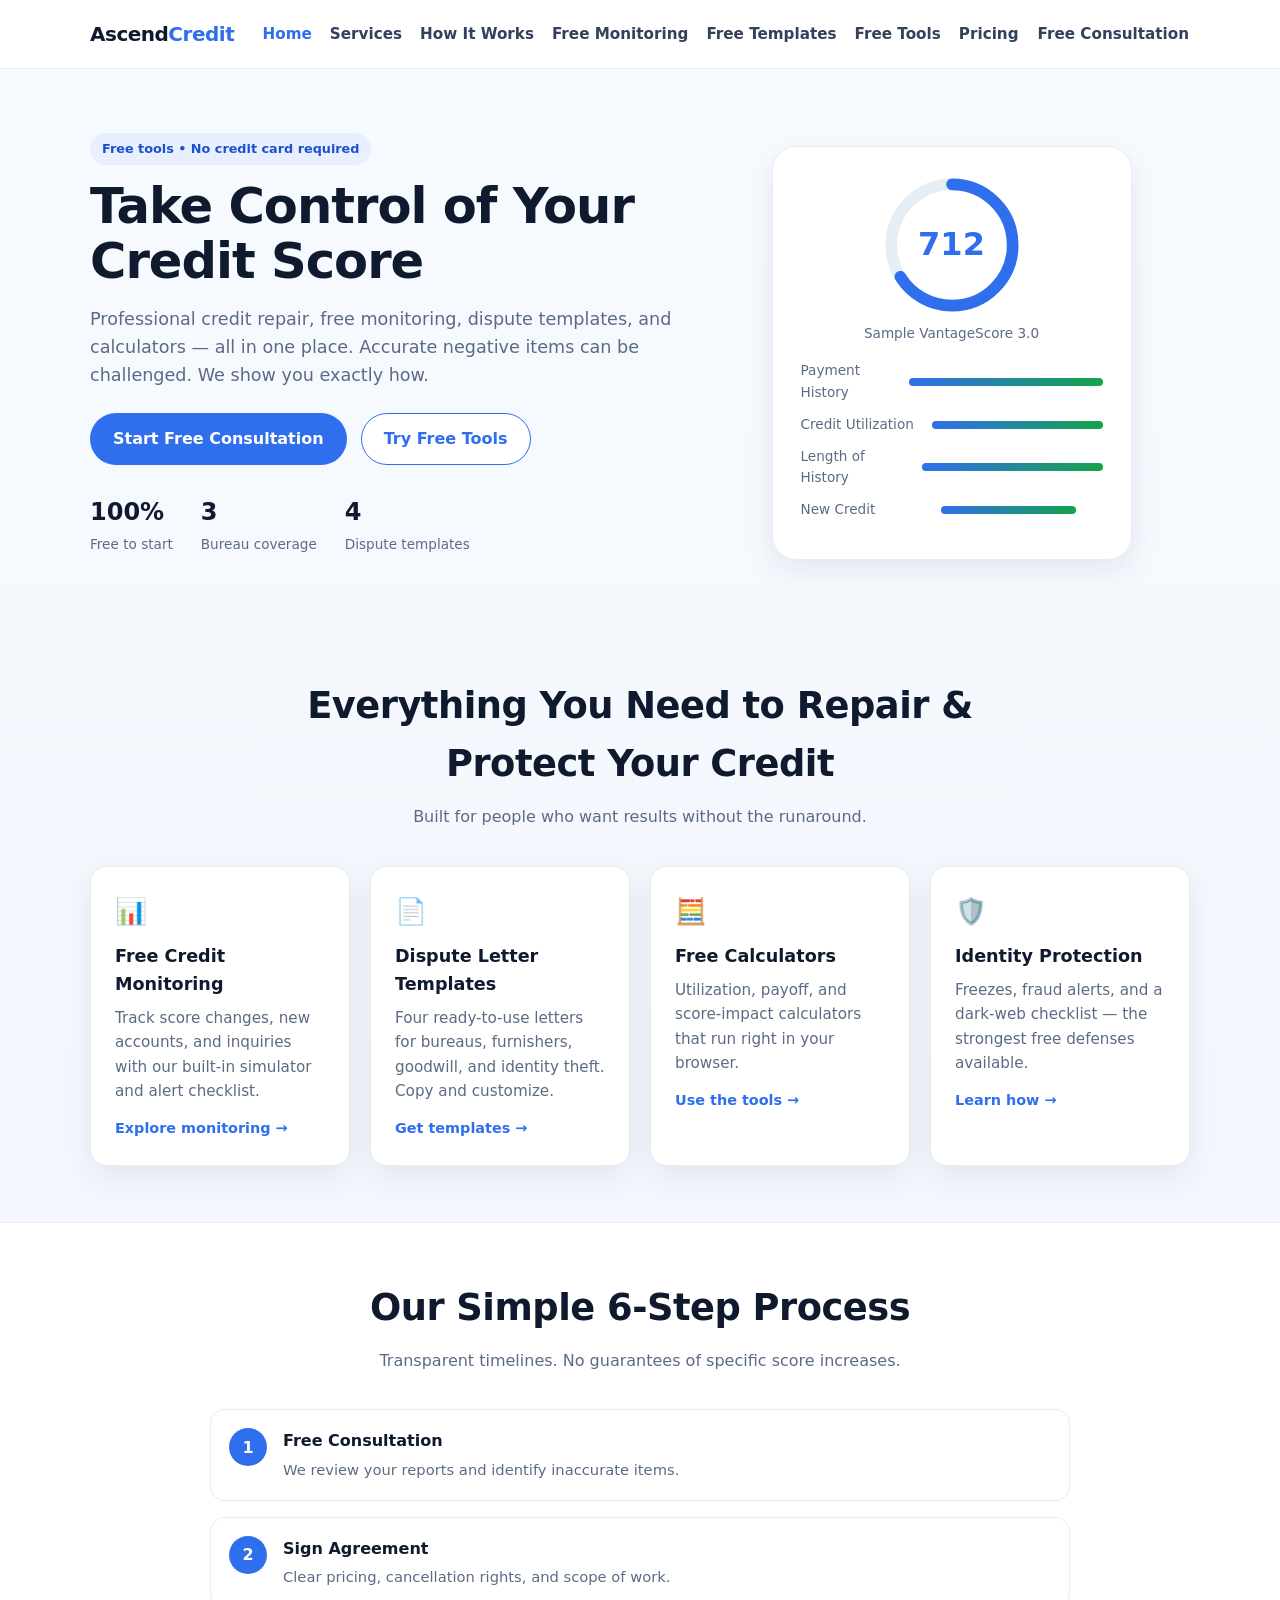
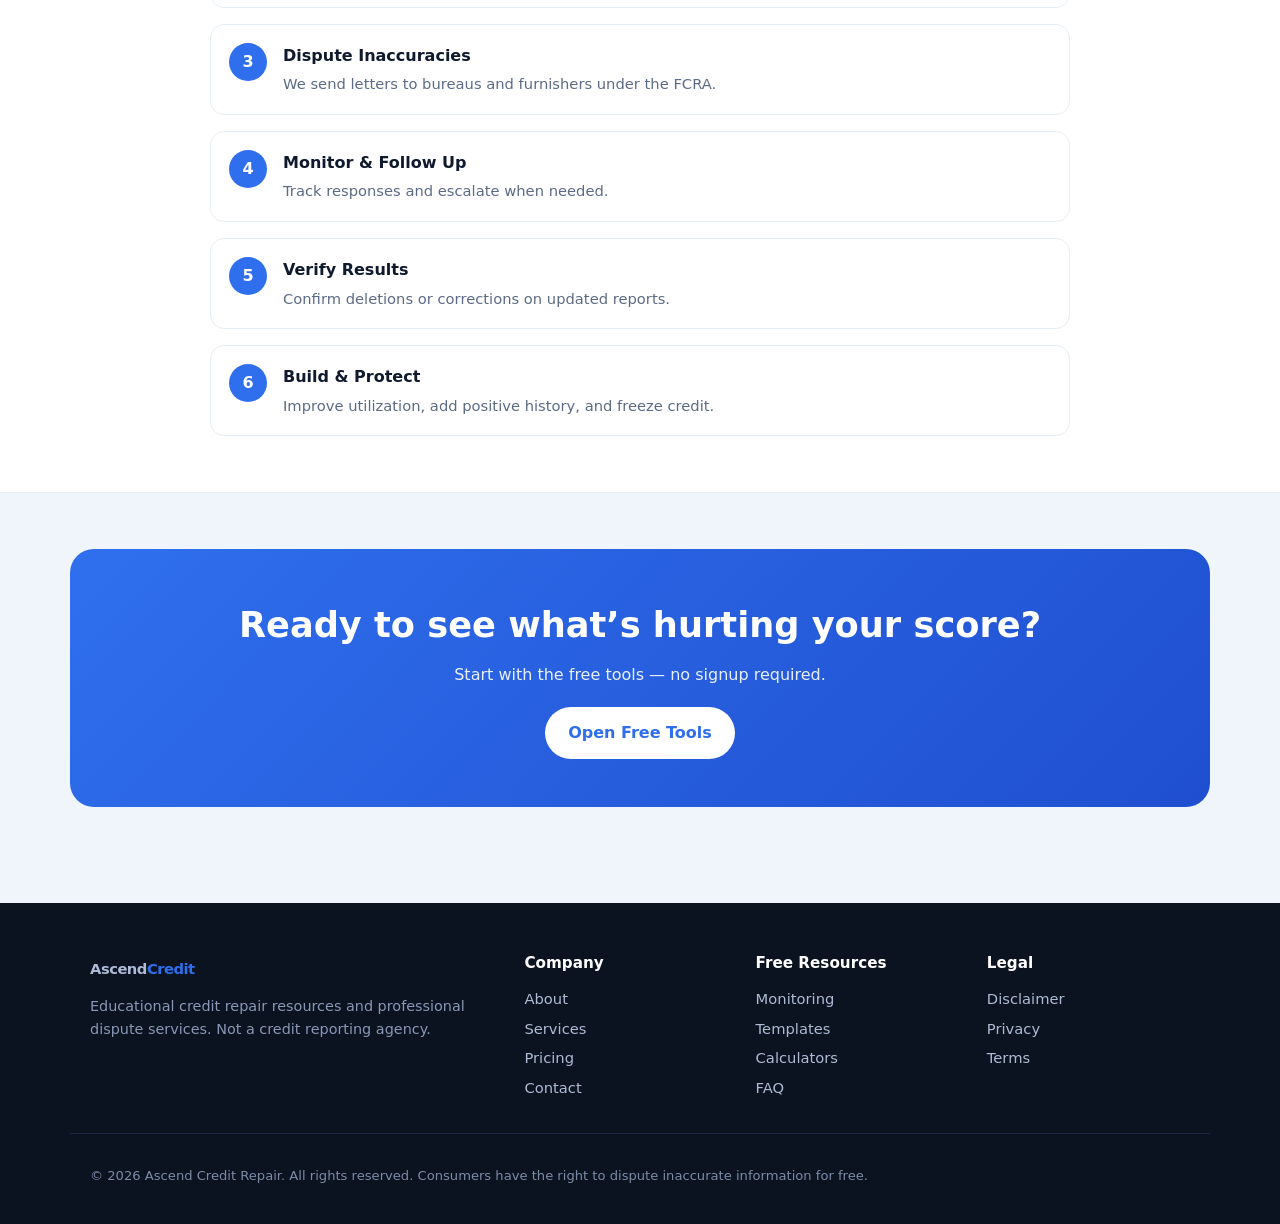
<file: index.html>
<!DOCTYPE html>
<html lang="en">
<head>
<meta charset="UTF-8">
<meta name="viewport" content="width=device-width, initial-scale=1.0">
<title>Ascend Credit Repair | Free Credit Monitoring & Dispute Tools</title>
<meta name="description" content="Professional credit repair services, free credit monitoring tools, dispute letter templates, and calculators. Fix your credit the right way.">
<link rel="stylesheet" href="css/styles.css">
</head>
<body>
<header class="site-header">
  <div class="container nav">
    <a href="index.html" class="logo">Ascend<span>Credit</span></a>
    <nav class="main-nav" id="mainNav">
      <a href="index.html" class="active">Home</a>
      <a href="services.html">Services</a>
      <a href="how-it-works.html">How It Works</a>
      <a href="monitoring.html">Free Monitoring</a>
      <a href="templates.html">Free Templates</a>
      <a href="tools.html">Free Tools</a>
      <a href="pricing.html">Pricing</a>
      <a href="contact.html" class="btn btn-sm">Free Consultation</a>
    </nav>
    <button class="nav-toggle" id="navToggle" aria-label="Menu">☰</button>
  </div>
</header>

<main>
  <section class="hero">
    <div class="container hero-grid">
      <div class="hero-copy">
        <span class="eyebrow">Free tools • No credit card required</span>
        <h1>Take Control of Your Credit Score</h1>
        <p class="lead">Professional credit repair, free monitoring, dispute templates, and calculators — all in one place. Accurate negative items can be challenged. We show you exactly how.</p>
        <div class="hero-cta">
          <a href="contact.html" class="btn btn-primary">Start Free Consultation</a>
          <a href="tools.html" class="btn btn-ghost">Try Free Tools</a>
        </div>
        <ul class="hero-stats">
          <li><strong>100%</strong><span>Free to start</span></li>
          <li><strong>3</strong><span>Bureau coverage</span></li>
          <li><strong>4</strong><span>Dispute templates</span></li>
        </ul>
      </div>
      <div class="hero-card">
        <div class="score-card">
          <div class="score-ring">
            <svg viewBox="0 0 120 120"><circle cx="60" cy="60" r="52" fill="none" stroke="#e6eef5" stroke-width="10"/><circle cx="60" cy="60" r="52" fill="none" stroke="#2f6fed" stroke-width="10" stroke-dasharray="326" stroke-dashoffset="110" stroke-linecap="round" transform="rotate(-90 60 60)"/></svg>
            <div class="score-num">712</div>
          </div>
          <p class="score-label">Sample VantageScore 3.0</p>
          <div class="score-bars">
            <div><span>Payment History</span><i style="width:85%"></i></div>
            <div><span>Credit Utilization</span><i style="width:60%"></i></div>
            <div><span>Length of History</span><i style="width:70%"></i></div>
            <div><span>New Credit</span><i style="width:45%"></i></div>
          </div>
        </div>
      </div>
    </div>
  </section>

  <section class="section">
    <div class="container">
      <div class="section-head">
        <h2>Everything You Need to Repair & Protect Your Credit</h2>
        <p>Built for people who want results without the runaround.</p>
      </div>
      <div class="card-grid">
        <article class="feature-card">
          <div class="icon">📊</div>
          <h3>Free Credit Monitoring</h3>
          <p>Track score changes, new accounts, and inquiries with our built-in simulator and alert checklist.</p>
          <a href="monitoring.html" class="text-link">Explore monitoring →</a>
        </article>
        <article class="feature-card">
          <div class="icon">📄</div>
          <h3>Dispute Letter Templates</h3>
          <p>Four ready-to-use letters for bureaus, furnishers, goodwill, and identity theft. Copy and customize.</p>
          <a href="templates.html" class="text-link">Get templates →</a>
        </article>
        <article class="feature-card">
          <div class="icon">🧮</div>
          <h3>Free Calculators</h3>
          <p>Utilization, payoff, and score-impact calculators that run right in your browser.</p>
          <a href="tools.html" class="text-link">Use the tools →</a>
        </article>
        <article class="feature-card">
          <div class="icon">🛡️</div>
          <h3>Identity Protection</h3>
          <p>Freezes, fraud alerts, and a dark-web checklist — the strongest free defenses available.</p>
          <a href="monitoring.html#protect" class="text-link">Learn how →</a>
        </article>
      </div>
    </div>
  </section>

  <section class="section section-alt">
    <div class="container process">
      <div class="section-head">
        <h2>Our Simple 6-Step Process</h2>
        <p>Transparent timelines. No guarantees of specific score increases.</p>
      </div>
      <ol class="steps">
        <li><span>1</span><div><h4>Free Consultation</h4><p>We review your reports and identify inaccurate items.</p></div></li>
        <li><span>2</span><div><h4>Sign Agreement</h4><p>Clear pricing, cancellation rights, and scope of work.</p></div></li>
        <li><span>3</span><div><h4>Dispute Inaccuracies</h4><p>We send letters to bureaus and furnishers under the FCRA.</p></div></li>
        <li><span>4</span><div><h4>Monitor & Follow Up</h4><p>Track responses and escalate when needed.</p></div></li>
        <li><span>5</span><div><h4>Verify Results</h4><p>Confirm deletions or corrections on updated reports.</p></div></li>
        <li><span>6</span><div><h4>Build & Protect</h4><p>Improve utilization, add positive history, and freeze credit.</p></div></li>
      </ol>
    </div>
  </section>

  <section class="section">
    <div class="container cta-band">
      <h2>Ready to see what’s hurting your score?</h2>
      <p>Start with the free tools — no signup required.</p>
      <a href="tools.html" class="btn btn-primary">Open Free Tools</a>
    </div>
  </section>
</main>

<footer class="site-footer">
  <div class="container footer-grid">
    <div>
      <a href="index.html" class="logo">Ascend<span>Credit</span></a>
      <p class="muted">Educational credit repair resources and professional dispute services. Not a credit reporting agency.</p>
    </div>
    <div>
      <h5>Company</h5>
      <a href="about.html">About</a>
      <a href="services.html">Services</a>
      <a href="pricing.html">Pricing</a>
      <a href="contact.html">Contact</a>
    </div>
    <div>
      <h5>Free Resources</h5>
      <a href="monitoring.html">Monitoring</a>
      <a href="templates.html">Templates</a>
      <a href="tools.html">Calculators</a>
      <a href="faq.html">FAQ</a>
    </div>
    <div>
      <h5>Legal</h5>
      <a href="disclaimer.html">Disclaimer</a>
      <a href="privacy.html">Privacy</a>
      <a href="terms.html">Terms</a>
    </div>
  </div>
  <div class="container footer-bottom">
    <p>© 2026 Ascend Credit Repair. All rights reserved. Consumers have the right to dispute inaccurate information for free.</p>
  </div>
</footer>
<script src="js/main.js"></script>
</body>
</html>
</file>
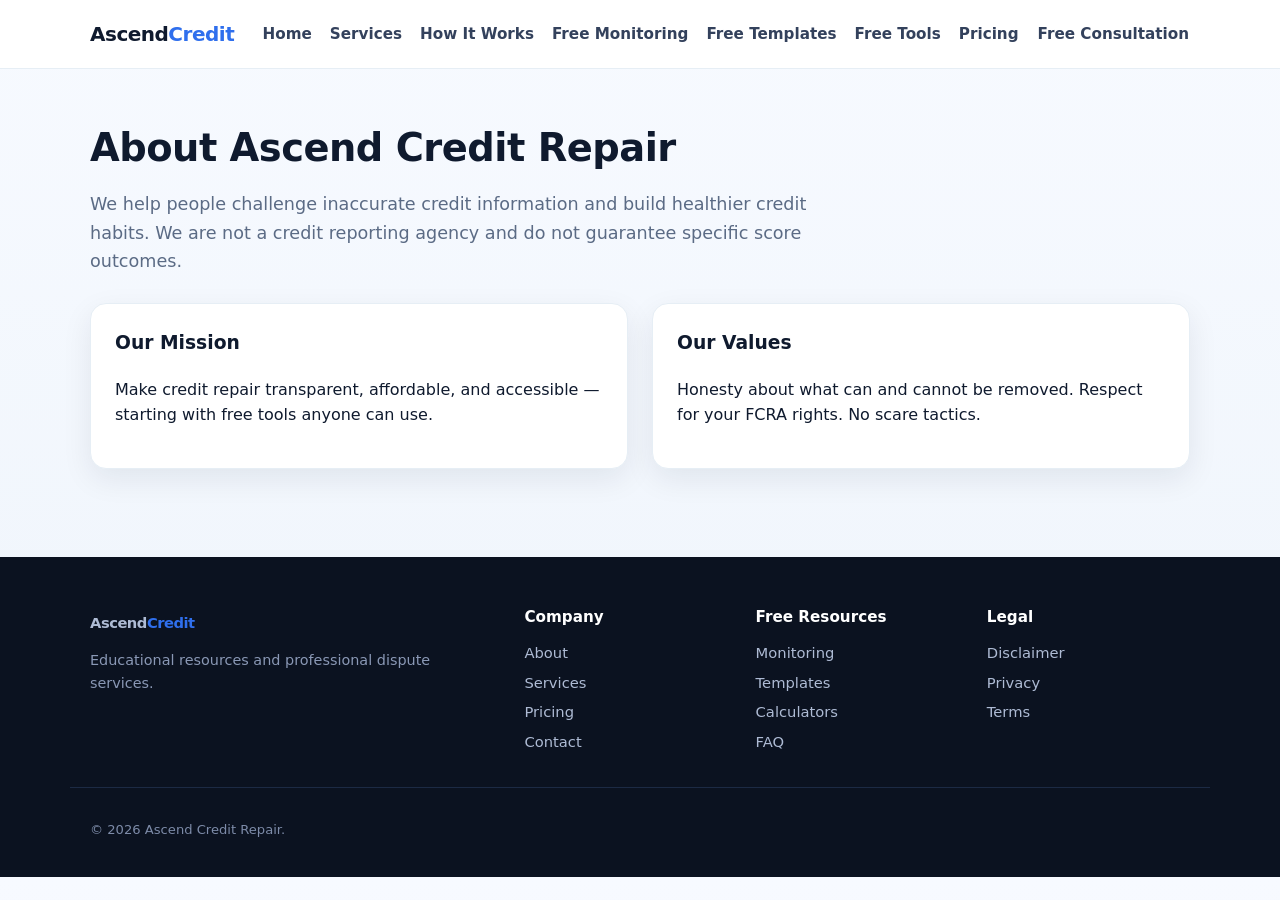
<file: about.html>
<!DOCTYPE html>
<html lang="en">
<head>
<meta charset="UTF-8">
<meta name="viewport" content="width=device-width, initial-scale=1.0">
<title>About | Ascend Credit Repair</title>
<link rel="stylesheet" href="css/styles.css">
</head>
<body>
<header class="site-header">
  <div class="container nav">
    <a href="index.html" class="logo">Ascend<span>Credit</span></a>
    <nav class="main-nav" id="mainNav">
      <a href="index.html">Home</a><a href="services.html">Services</a><a href="how-it-works.html">How It Works</a><a href="monitoring.html">Free Monitoring</a><a href="templates.html">Free Templates</a><a href="tools.html">Free Tools</a><a href="pricing.html">Pricing</a><a href="contact.html" class="btn btn-sm">Free Consultation</a>
    </nav>
    <button class="nav-toggle" id="navToggle" aria-label="Menu">☰</button>
  </div>
</header>
<main class="page">
  <div class="container">
    <h1>About Ascend Credit Repair</h1>
    <p class="lead">We help people challenge inaccurate credit information and build healthier credit habits. We are not a credit reporting agency and do not guarantee specific score outcomes.</p>
    <div class="grid-2" style="margin-top:28px">
      <div class="panel"><h3>Our Mission</h3><p>Make credit repair transparent, affordable, and accessible — starting with free tools anyone can use.</p></div>
      <div class="panel"><h3>Our Values</h3><p>Honesty about what can and cannot be removed. Respect for your FCRA rights. No scare tactics.</p></div>
    </div>
  </div>
</main>
<footer class="site-footer"><div class="container footer-grid"><div><a href="index.html" class="logo">Ascend<span>Credit</span></a><p class="muted">Educational resources and professional dispute services.</p></div><div><h5>Company</h5><a href="about.html">About</a><a href="services.html">Services</a><a href="pricing.html">Pricing</a><a href="contact.html">Contact</a></div><div><h5>Free Resources</h5><a href="monitoring.html">Monitoring</a><a href="templates.html">Templates</a><a href="tools.html">Calculators</a><a href="faq.html">FAQ</a></div><div><h5>Legal</h5><a href="disclaimer.html">Disclaimer</a><a href="privacy.html">Privacy</a><a href="terms.html">Terms</a></div></div><div class="container footer-bottom"><p>© 2026 Ascend Credit Repair.</p></div></footer>
<script src="js/main.js"></script>
</body>
</html>
</file>
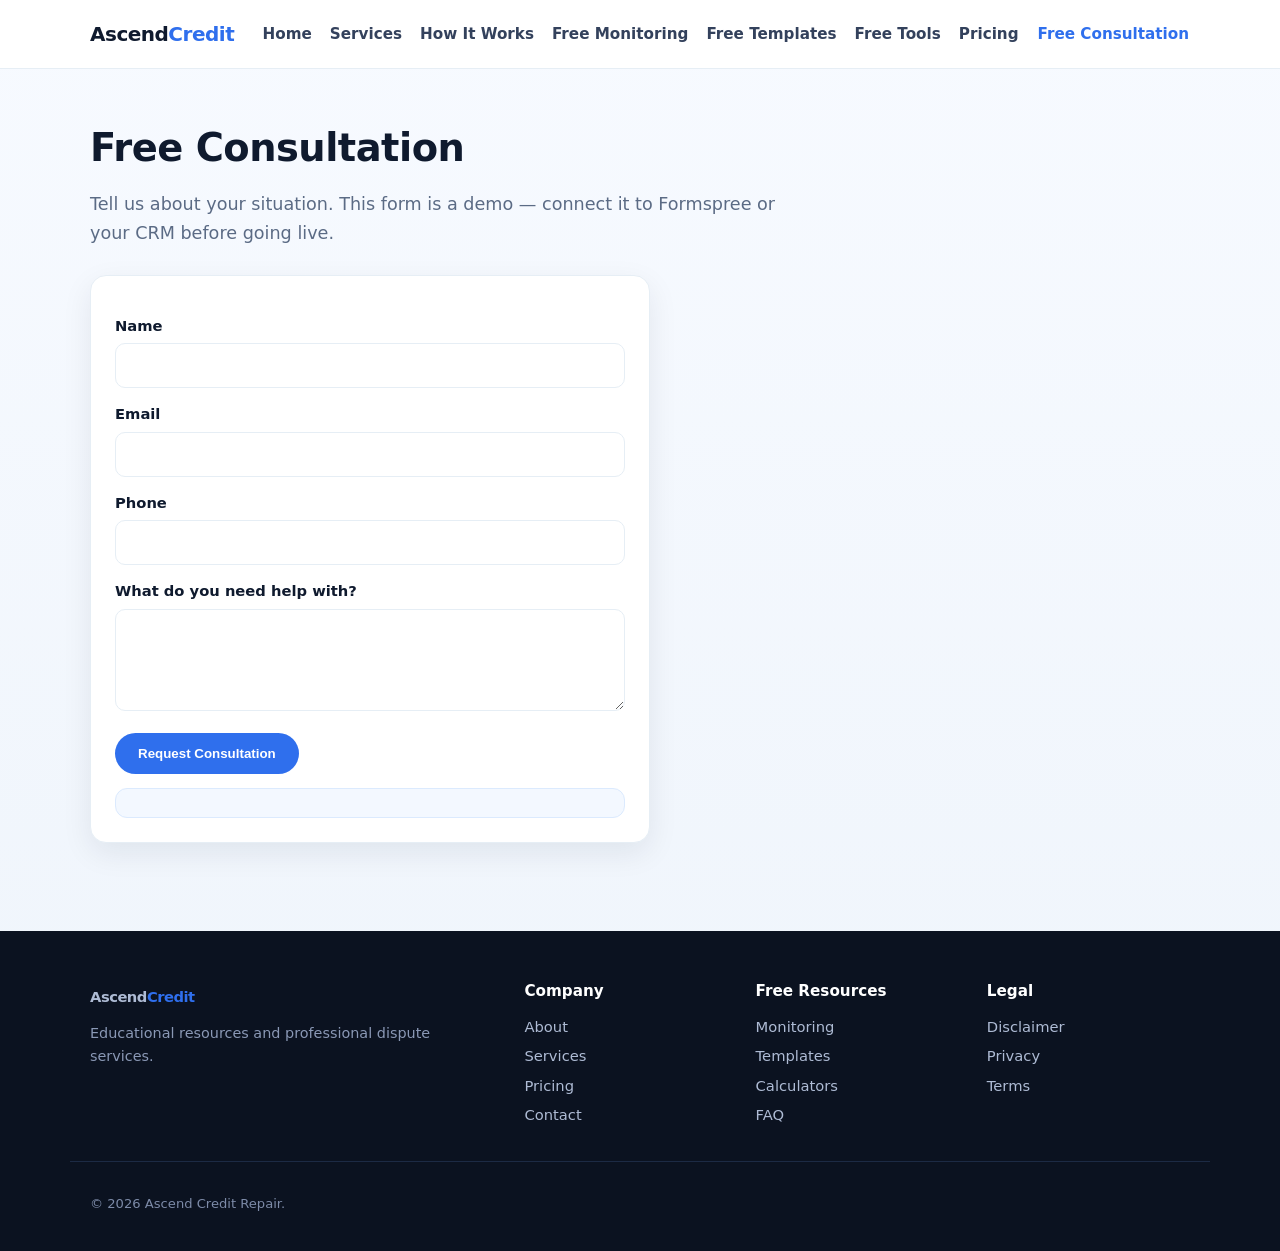
<file: contact.html>
<!DOCTYPE html>
<html lang="en">
<head>
<meta charset="UTF-8">
<meta name="viewport" content="width=device-width, initial-scale=1.0">
<title>Contact | Ascend Credit Repair</title>
<link rel="stylesheet" href="css/styles.css">
</head>
<body>
<header class="site-header">
  <div class="container nav">
    <a href="index.html" class="logo">Ascend<span>Credit</span></a>
    <nav class="main-nav" id="mainNav">
      <a href="index.html">Home</a><a href="services.html">Services</a><a href="how-it-works.html">How It Works</a><a href="monitoring.html">Free Monitoring</a><a href="templates.html">Free Templates</a><a href="tools.html">Free Tools</a><a href="pricing.html">Pricing</a><a href="contact.html" class="btn btn-sm active">Free Consultation</a>
    </nav>
    <button class="nav-toggle" id="navToggle" aria-label="Menu">☰</button>
  </div>
</header>
<main class="page">
  <div class="container">
    <h1>Free Consultation</h1>
    <p class="lead">Tell us about your situation. This form is a demo — connect it to Formspree or your CRM before going live.</p>
    <form class="panel" style="margin-top:28px;max-width:560px" onsubmit="event.preventDefault();this.querySelector('.result').textContent='Thanks! This is a demo form. Wire it to a real backend to receive submissions.';">
      <div class="field"><label>Name</label><input type="text" required></div>
      <div class="field"><label>Email</label><input type="email" required></div>
      <div class="field"><label>Phone</label><input type="tel"></div>
      <div class="field"><label>What do you need help with?</label><textarea rows="4"></textarea></div>
      <button class="btn btn-primary" type="submit">Request Consultation</button>
      <div class="result" style="margin-top:14px"></div>
    </form>
  </div>
</main>
<footer class="site-footer"><div class="container footer-grid"><div><a href="index.html" class="logo">Ascend<span>Credit</span></a><p class="muted">Educational resources and professional dispute services.</p></div><div><h5>Company</h5><a href="about.html">About</a><a href="services.html">Services</a><a href="pricing.html">Pricing</a><a href="contact.html">Contact</a></div><div><h5>Free Resources</h5><a href="monitoring.html">Monitoring</a><a href="templates.html">Templates</a><a href="tools.html">Calculators</a><a href="faq.html">FAQ</a></div><div><h5>Legal</h5><a href="disclaimer.html">Disclaimer</a><a href="privacy.html">Privacy</a><a href="terms.html">Terms</a></div></div><div class="container footer-bottom"><p>© 2026 Ascend Credit Repair.</p></div></footer>
<script src="js/main.js"></script>
</body>
</html>
</file>
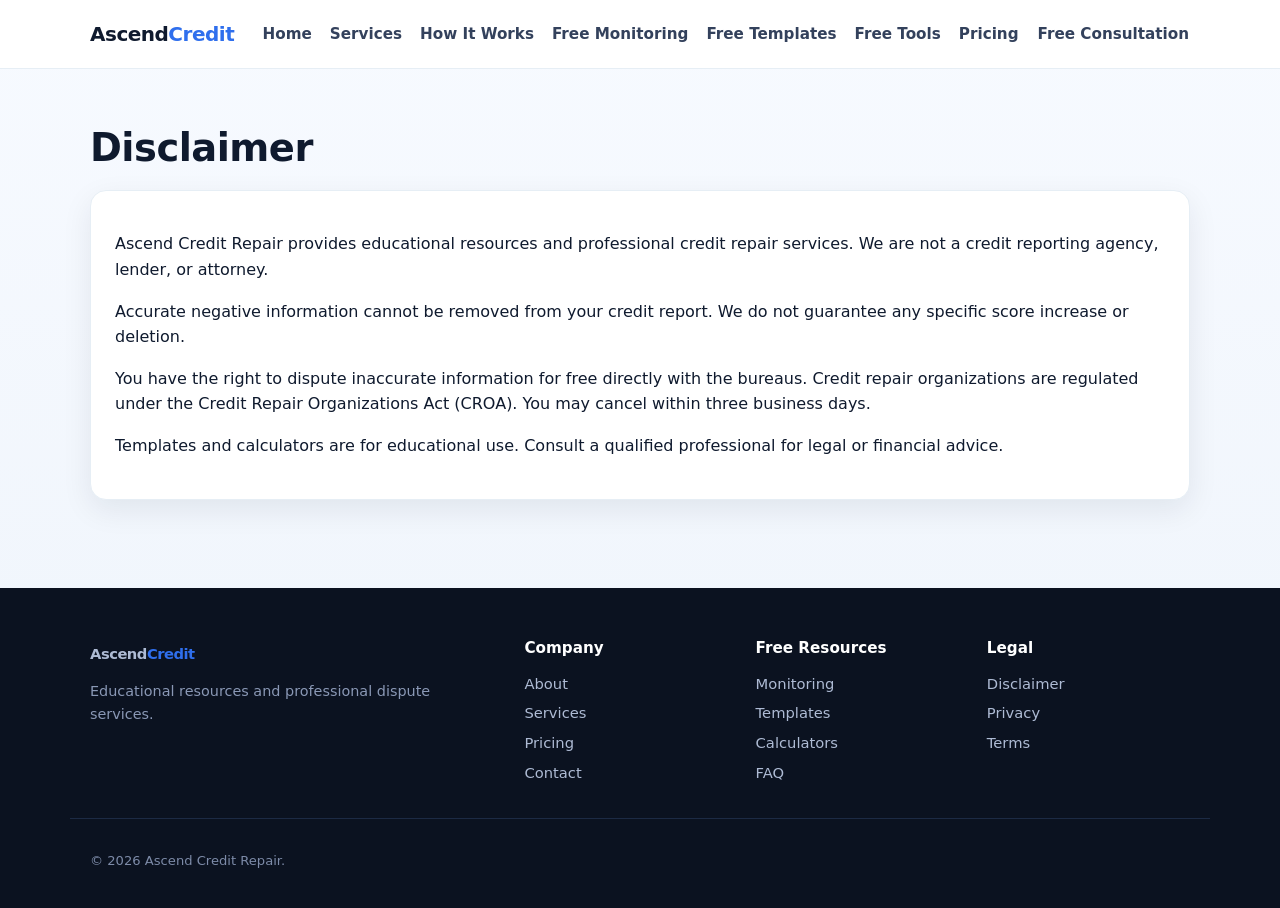
<file: disclaimer.html>
<!DOCTYPE html>
<html lang="en">
<head>
<meta charset="UTF-8">
<meta name="viewport" content="width=device-width, initial-scale=1.0">
<title>Disclaimer | Ascend Credit Repair</title>
<link rel="stylesheet" href="css/styles.css">
</head>
<body>
<header class="site-header">
  <div class="container nav">
    <a href="index.html" class="logo">Ascend<span>Credit</span></a>
    <nav class="main-nav" id="mainNav">
      <a href="index.html">Home</a><a href="services.html">Services</a><a href="how-it-works.html">How It Works</a><a href="monitoring.html">Free Monitoring</a><a href="templates.html">Free Templates</a><a href="tools.html">Free Tools</a><a href="pricing.html">Pricing</a><a href="contact.html" class="btn btn-sm">Free Consultation</a>
    </nav>
    <button class="nav-toggle" id="navToggle" aria-label="Menu">☰</button>
  </div>
</header>
<main class="page">
  <div class="container">
    <h1>Disclaimer</h1>
    <div class="panel">
      <p>Ascend Credit Repair provides educational resources and professional credit repair services. We are not a credit reporting agency, lender, or attorney.</p>
      <p>Accurate negative information cannot be removed from your credit report. We do not guarantee any specific score increase or deletion.</p>
      <p>You have the right to dispute inaccurate information for free directly with the bureaus. Credit repair organizations are regulated under the Credit Repair Organizations Act (CROA). You may cancel within three business days.</p>
      <p>Templates and calculators are for educational use. Consult a qualified professional for legal or financial advice.</p>
    </div>
  </div>
</main>
<footer class="site-footer"><div class="container footer-grid"><div><a href="index.html" class="logo">Ascend<span>Credit</span></a><p class="muted">Educational resources and professional dispute services.</p></div><div><h5>Company</h5><a href="about.html">About</a><a href="services.html">Services</a><a href="pricing.html">Pricing</a><a href="contact.html">Contact</a></div><div><h5>Free Resources</h5><a href="monitoring.html">Monitoring</a><a href="templates.html">Templates</a><a href="tools.html">Calculators</a><a href="faq.html">FAQ</a></div><div><h5>Legal</h5><a href="disclaimer.html">Disclaimer</a><a href="privacy.html">Privacy</a><a href="terms.html">Terms</a></div></div><div class="container footer-bottom"><p>© 2026 Ascend Credit Repair.</p></div></footer>
<script src="js/main.js"></script>
</body>
</html>
</file>
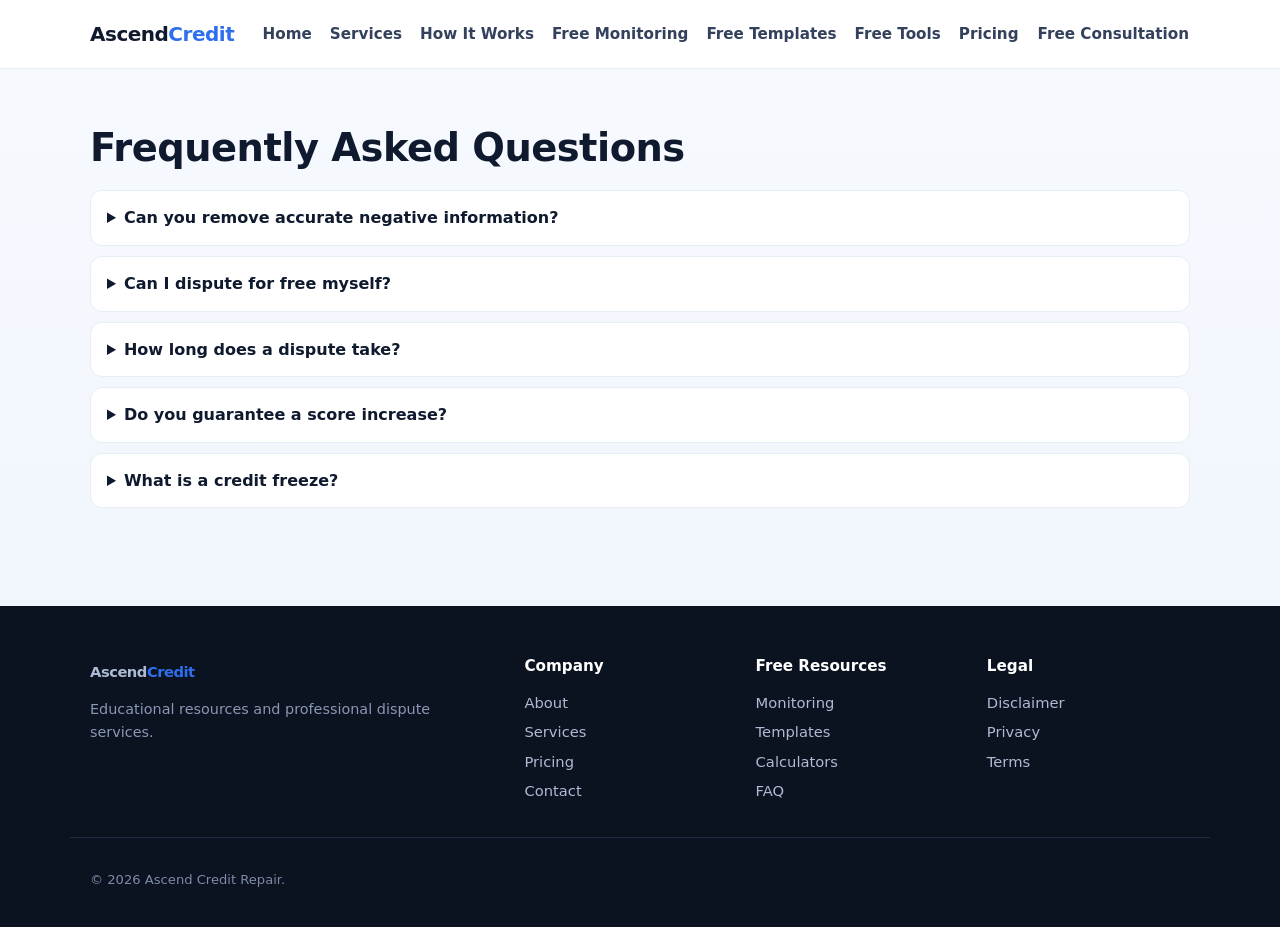
<file: faq.html>
<!DOCTYPE html>
<html lang="en">
<head>
<meta charset="UTF-8">
<meta name="viewport" content="width=device-width, initial-scale=1.0">
<title>FAQ | Ascend Credit Repair</title>
<link rel="stylesheet" href="css/styles.css">
</head>
<body>
<header class="site-header">
  <div class="container nav">
    <a href="index.html" class="logo">Ascend<span>Credit</span></a>
    <nav class="main-nav" id="mainNav">
      <a href="index.html">Home</a><a href="services.html">Services</a><a href="how-it-works.html">How It Works</a><a href="monitoring.html">Free Monitoring</a><a href="templates.html">Free Templates</a><a href="tools.html">Free Tools</a><a href="pricing.html">Pricing</a><a href="contact.html" class="btn btn-sm">Free Consultation</a>
    </nav>
    <button class="nav-toggle" id="navToggle" aria-label="Menu">☰</button>
  </div>
</header>
<main class="page">
  <div class="container faq">
    <h1>Frequently Asked Questions</h1>
    <details><summary>Can you remove accurate negative information?</summary><p>No. Only inaccurate, unverifiable, or outdated information can be removed. We never promise otherwise.</p></details>
    <details><summary>Can I dispute for free myself?</summary><p>Yes. The FCRA gives you the right to dispute inaccurate items at no cost. Our service adds professional help.</p></details>
    <details><summary>How long does a dispute take?</summary><p>Bureaus generally have 30 days (up to 45 with an extension) to investigate.</p></details>
    <details><summary>Do you guarantee a score increase?</summary><p>No. Score changes depend on your full file and lender models. We focus on accuracy.</p></details>
    <details><summary>What is a credit freeze?</summary><p>A free security freeze blocks most new creditors from accessing your report, preventing new fraudulent accounts.</p></details>
  </div>
</main>
<footer class="site-footer"><div class="container footer-grid"><div><a href="index.html" class="logo">Ascend<span>Credit</span></a><p class="muted">Educational resources and professional dispute services.</p></div><div><h5>Company</h5><a href="about.html">About</a><a href="services.html">Services</a><a href="pricing.html">Pricing</a><a href="contact.html">Contact</a></div><div><h5>Free Resources</h5><a href="monitoring.html">Monitoring</a><a href="templates.html">Templates</a><a href="tools.html">Calculators</a><a href="faq.html">FAQ</a></div><div><h5>Legal</h5><a href="disclaimer.html">Disclaimer</a><a href="privacy.html">Privacy</a><a href="terms.html">Terms</a></div></div><div class="container footer-bottom"><p>© 2026 Ascend Credit Repair.</p></div></footer>
<script src="js/main.js"></script>
</body>
</html>
</file>
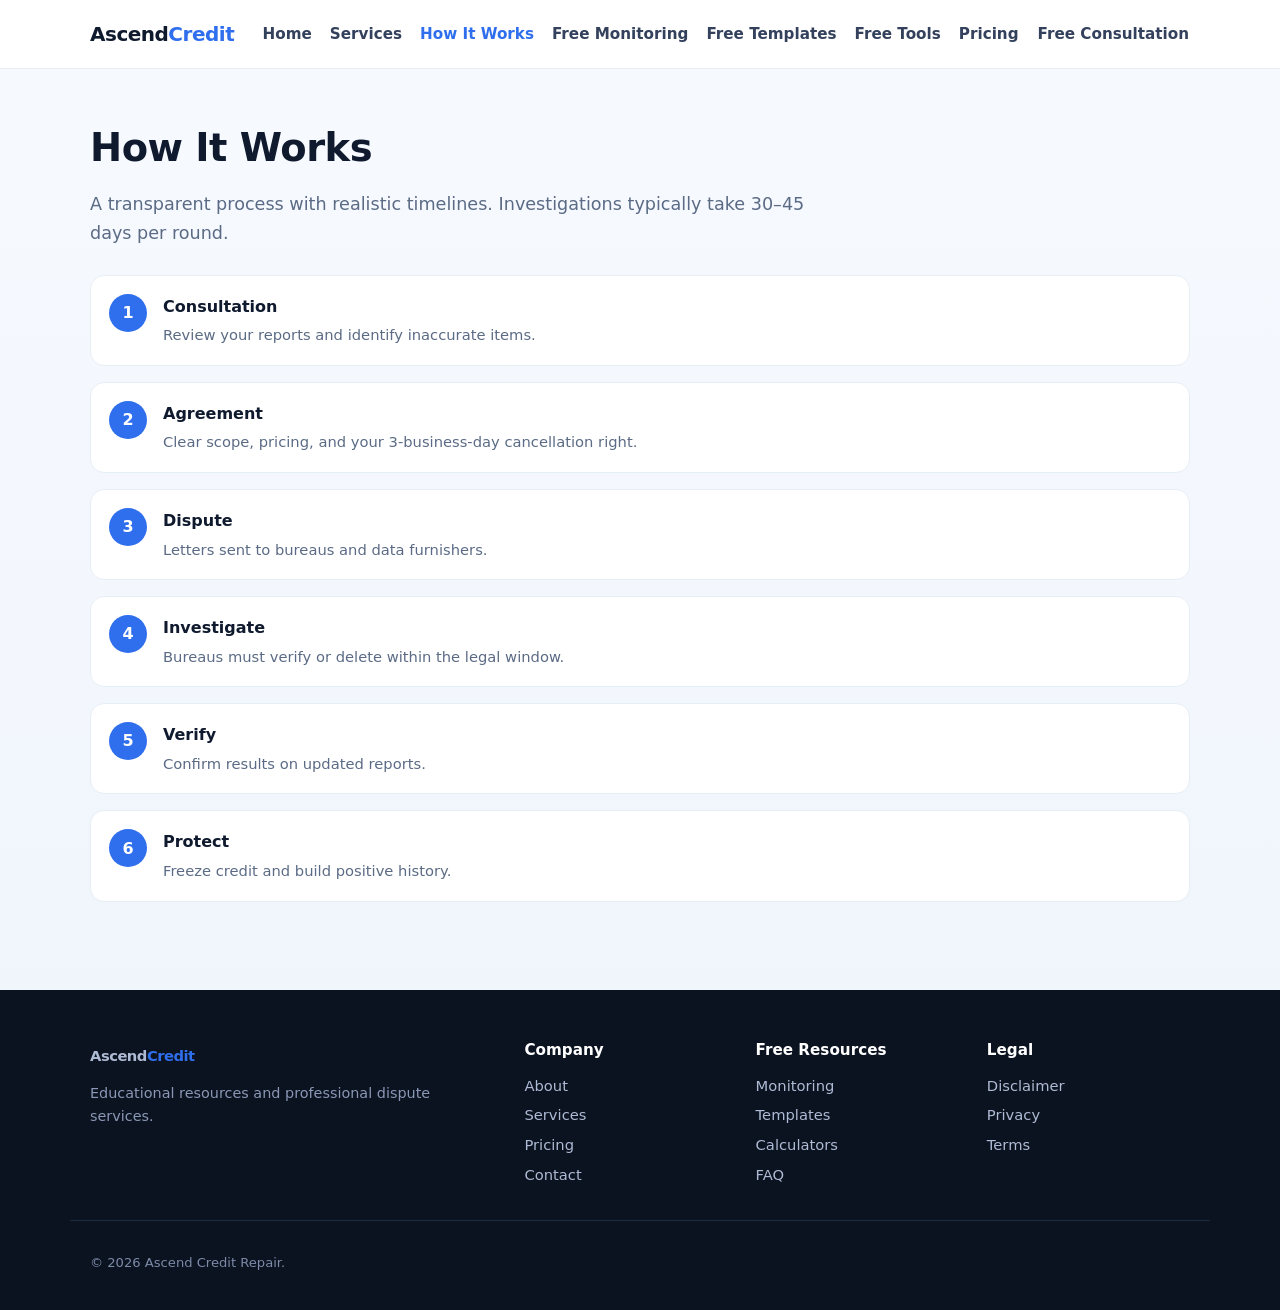
<file: how-it-works.html>
<!DOCTYPE html>
<html lang="en">
<head>
<meta charset="UTF-8">
<meta name="viewport" content="width=device-width, initial-scale=1.0">
<title>How It Works | Ascend Credit Repair</title>
<link rel="stylesheet" href="css/styles.css">
</head>
<body>
<header class="site-header">
  <div class="container nav">
    <a href="index.html" class="logo">Ascend<span>Credit</span></a>
    <nav class="main-nav" id="mainNav">
      <a href="index.html">Home</a><a href="services.html">Services</a><a href="how-it-works.html" class="active">How It Works</a><a href="monitoring.html">Free Monitoring</a><a href="templates.html">Free Templates</a><a href="tools.html">Free Tools</a><a href="pricing.html">Pricing</a><a href="contact.html" class="btn btn-sm">Free Consultation</a>
    </nav>
    <button class="nav-toggle" id="navToggle" aria-label="Menu">☰</button>
  </div>
</header>
<main class="page">
  <div class="container">
    <h1>How It Works</h1>
    <p class="lead">A transparent process with realistic timelines. Investigations typically take 30–45 days per round.</p>
    <ol class="steps" style="margin-top:28px">
      <li><span>1</span><div><h4>Consultation</h4><p>Review your reports and identify inaccurate items.</p></div></li>
      <li><span>2</span><div><h4>Agreement</h4><p>Clear scope, pricing, and your 3-business-day cancellation right.</p></div></li>
      <li><span>3</span><div><h4>Dispute</h4><p>Letters sent to bureaus and data furnishers.</p></div></li>
      <li><span>4</span><div><h4>Investigate</h4><p>Bureaus must verify or delete within the legal window.</p></div></li>
      <li><span>5</span><div><h4>Verify</h4><p>Confirm results on updated reports.</p></div></li>
      <li><span>6</span><div><h4>Protect</h4><p>Freeze credit and build positive history.</p></div></li>
    </ol>
  </div>
</main>
<footer class="site-footer"><div class="container footer-grid"><div><a href="index.html" class="logo">Ascend<span>Credit</span></a><p class="muted">Educational resources and professional dispute services.</p></div><div><h5>Company</h5><a href="about.html">About</a><a href="services.html">Services</a><a href="pricing.html">Pricing</a><a href="contact.html">Contact</a></div><div><h5>Free Resources</h5><a href="monitoring.html">Monitoring</a><a href="templates.html">Templates</a><a href="tools.html">Calculators</a><a href="faq.html">FAQ</a></div><div><h5>Legal</h5><a href="disclaimer.html">Disclaimer</a><a href="privacy.html">Privacy</a><a href="terms.html">Terms</a></div></div><div class="container footer-bottom"><p>© 2026 Ascend Credit Repair.</p></div></footer>
<script src="js/main.js"></script>
</body>
</html>
</file>
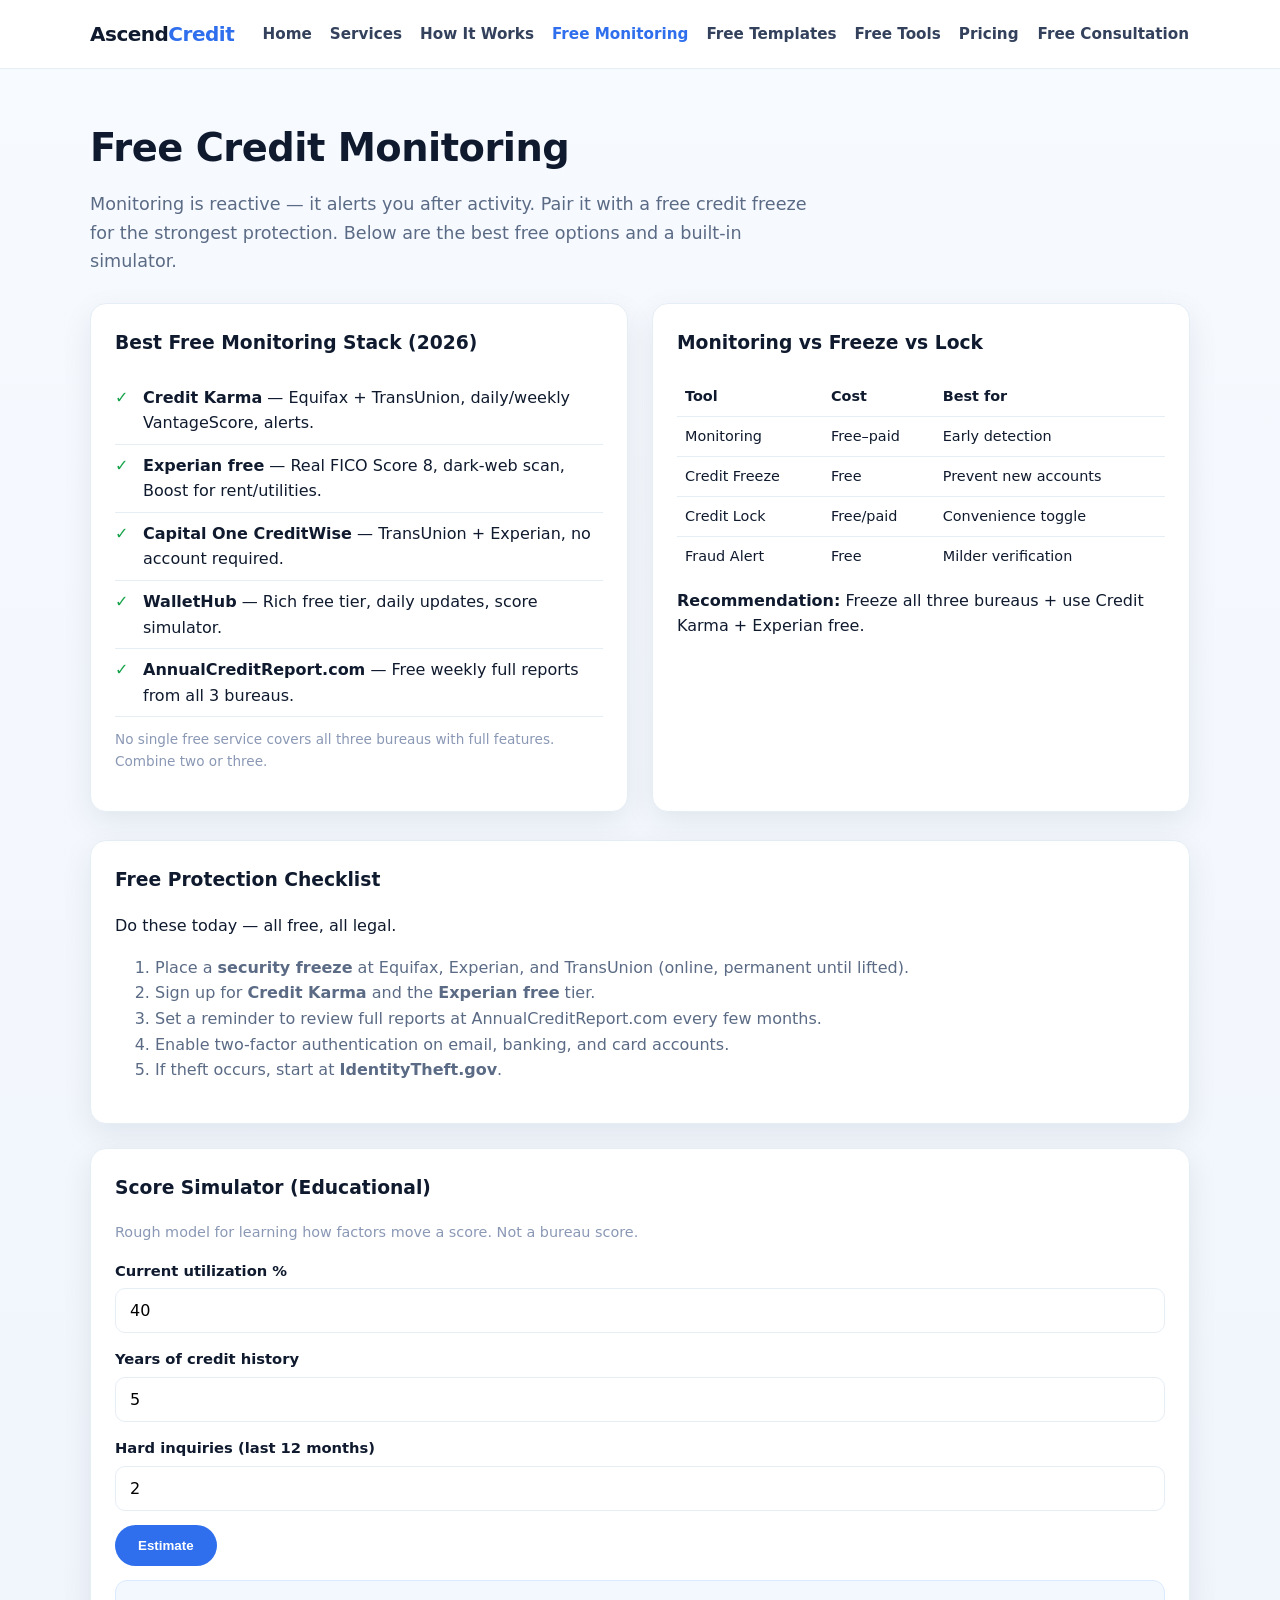
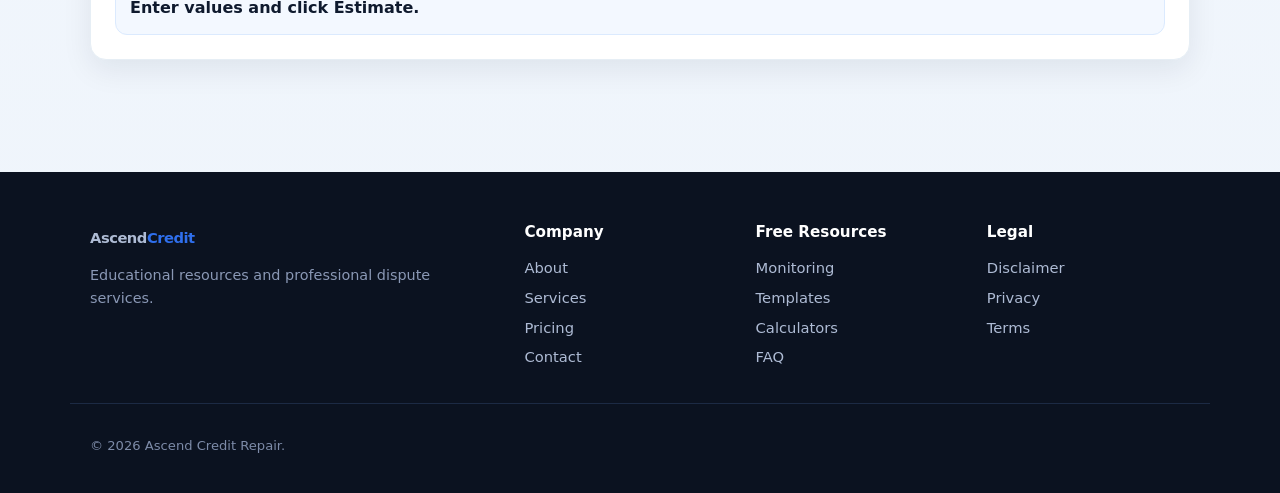
<file: monitoring.html>
<!DOCTYPE html>
<html lang="en">
<head>
<meta charset="UTF-8">
<meta name="viewport" content="width=device-width, initial-scale=1.0">
<title>Free Credit Monitoring | Ascend Credit Repair</title>
<link rel="stylesheet" href="css/styles.css">
</head>
<body>
<header class="site-header">
  <div class="container nav">
    <a href="index.html" class="logo">Ascend<span>Credit</span></a>
    <nav class="main-nav" id="mainNav">
      <a href="index.html">Home</a>
      <a href="services.html">Services</a>
      <a href="how-it-works.html">How It Works</a>
      <a href="monitoring.html" class="active">Free Monitoring</a>
      <a href="templates.html">Free Templates</a>
      <a href="tools.html">Free Tools</a>
      <a href="pricing.html">Pricing</a>
      <a href="contact.html" class="btn btn-sm">Free Consultation</a>
    </nav>
    <button class="nav-toggle" id="navToggle" aria-label="Menu">☰</button>
  </div>
</header>
<main class="page">
  <div class="container">
    <h1>Free Credit Monitoring</h1>
    <p class="lead">Monitoring is reactive — it alerts you after activity. Pair it with a free credit freeze for the strongest protection. Below are the best free options and a built-in simulator.</p>

    <div class="grid-2" style="margin-top:28px">
      <div class="panel">
        <h3>Best Free Monitoring Stack (2026)</h3>
        <ul class="checklist">
          <li><strong>Credit Karma</strong> — Equifax + TransUnion, daily/weekly VantageScore, alerts.</li>
          <li><strong>Experian free</strong> — Real FICO Score 8, dark-web scan, Boost for rent/utilities.</li>
          <li><strong>Capital One CreditWise</strong> — TransUnion + Experian, no account required.</li>
          <li><strong>WalletHub</strong> — Rich free tier, daily updates, score simulator.</li>
          <li><strong>AnnualCreditReport.com</strong> — Free weekly full reports from all 3 bureaus.</li>
        </ul>
        <p class="muted" style="margin-top:12px;font-size:.85rem">No single free service covers all three bureaus with full features. Combine two or three.</p>
      </div>
      <div class="panel">
        <h3>Monitoring vs Freeze vs Lock</h3>
        <table style="width:100%;border-collapse:collapse;font-size:.9rem">
          <tr style="border-bottom:1px solid var(--line)"><th style="text-align:left;padding:8px">Tool</th><th style="text-align:left;padding:8px">Cost</th><th style="text-align:left;padding:8px">Best for</th></tr>
          <tr style="border-bottom:1px solid var(--line)"><td style="padding:8px">Monitoring</td><td style="padding:8px">Free–paid</td><td style="padding:8px">Early detection</td></tr>
          <tr style="border-bottom:1px solid var(--line)"><td style="padding:8px">Credit Freeze</td><td style="padding:8px">Free</td><td style="padding:8px">Prevent new accounts</td></tr>
          <tr style="border-bottom:1px solid var(--line)"><td style="padding:8px">Credit Lock</td><td style="padding:8px">Free/paid</td><td style="padding:8px">Convenience toggle</td></tr>
          <tr><td style="padding:8px">Fraud Alert</td><td style="padding:8px">Free</td><td style="padding:8px">Milder verification</td></tr>
        </table>
        <p style="margin-top:12px"><strong>Recommendation:</strong> Freeze all three bureaus + use Credit Karma + Experian free.</p>
      </div>
    </div>

    <div class="tool" style="margin-top:28px" id="protect">
      <h3>Free Protection Checklist</h3>
      <p>Do these today — all free, all legal.</p>
      <ol style="color:var(--muted)">
        <li>Place a <strong>security freeze</strong> at Equifax, Experian, and TransUnion (online, permanent until lifted).</li>
        <li>Sign up for <strong>Credit Karma</strong> and the <strong>Experian free</strong> tier.</li>
        <li>Set a reminder to review full reports at AnnualCreditReport.com every few months.</li>
        <li>Enable two-factor authentication on email, banking, and card accounts.</li>
        <li>If theft occurs, start at <strong>IdentityTheft.gov</strong>.</li>
      </ol>
    </div>

    <div class="tool">
      <h3>Score Simulator (Educational)</h3>
      <p class="muted">Rough model for learning how factors move a score. Not a bureau score.</p>
      <form data-calc="score">
        <div class="field"><label>Current utilization %</label><input type="number" name="util" value="40" min="0" max="100"></div>
        <div class="field"><label>Years of credit history</label><input type="number" name="hist" value="5" min="0" max="40"></div>
        <div class="field"><label>Hard inquiries (last 12 months)</label><input type="number" name="inq" value="2" min="0" max="10"></div>
        <button class="btn btn-primary" type="submit">Estimate</button>
        <div class="result">Enter values and click Estimate.</div>
      </form>
    </div>
  </div>
</main>
<footer class="site-footer">
  <div class="container footer-grid">
    <div><a href="index.html" class="logo">Ascend<span>Credit</span></a><p class="muted">Educational resources and professional dispute services.</p></div>
    <div><h5>Company</h5><a href="about.html">About</a><a href="services.html">Services</a><a href="pricing.html">Pricing</a><a href="contact.html">Contact</a></div>
    <div><h5>Free Resources</h5><a href="monitoring.html">Monitoring</a><a href="templates.html">Templates</a><a href="tools.html">Calculators</a><a href="faq.html">FAQ</a></div>
    <div><h5>Legal</h5><a href="disclaimer.html">Disclaimer</a><a href="privacy.html">Privacy</a><a href="terms.html">Terms</a></div>
  </div>
  <div class="container footer-bottom"><p>© 2026 Ascend Credit Repair.</p></div>
</footer>
<script src="js/main.js"></script>
</body>
</html>
</file>
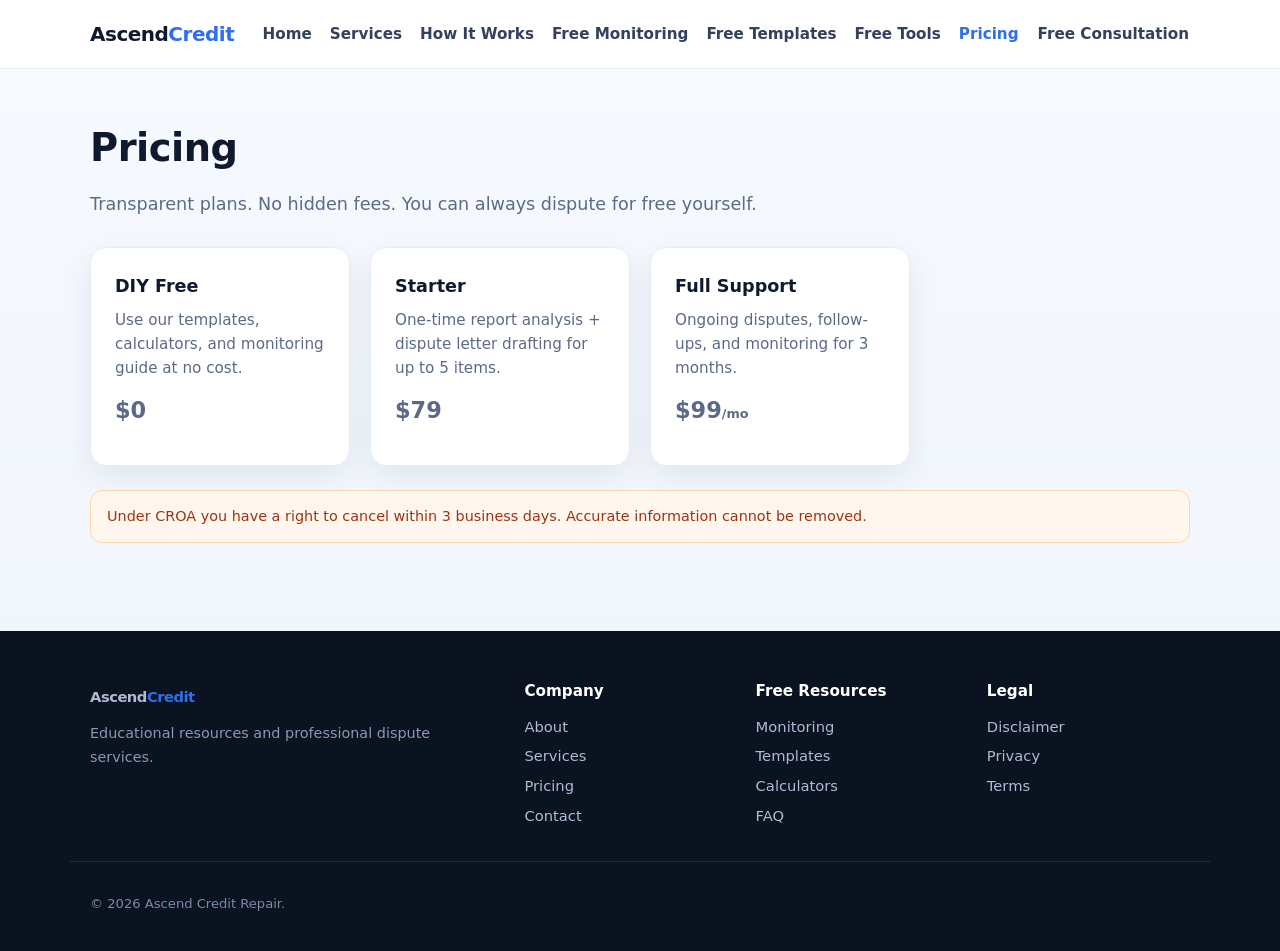
<file: pricing.html>
<!DOCTYPE html>
<html lang="en">
<head>
<meta charset="UTF-8">
<meta name="viewport" content="width=device-width, initial-scale=1.0">
<title>Pricing | Ascend Credit Repair</title>
<link rel="stylesheet" href="css/styles.css">
</head>
<body>
<header class="site-header">
  <div class="container nav">
    <a href="index.html" class="logo">Ascend<span>Credit</span></a>
    <nav class="main-nav" id="mainNav">
      <a href="index.html">Home</a><a href="services.html">Services</a><a href="how-it-works.html">How It Works</a><a href="monitoring.html">Free Monitoring</a><a href="templates.html">Free Templates</a><a href="tools.html">Free Tools</a><a href="pricing.html" class="active">Pricing</a><a href="contact.html" class="btn btn-sm">Free Consultation</a>
    </nav>
    <button class="nav-toggle" id="navToggle" aria-label="Menu">☰</button>
  </div>
</header>
<main class="page">
  <div class="container">
    <h1>Pricing</h1>
    <p class="lead">Transparent plans. No hidden fees. You can always dispute for free yourself.</p>
    <div class="card-grid" style="margin-top:28px">
      <div class="feature-card"><h3>DIY Free</h3><p>Use our templates, calculators, and monitoring guide at no cost.</p><p style="font-size:1.4rem;font-weight:800">$0</p></div>
      <div class="feature-card"><h3>Starter</h3><p>One-time report analysis + dispute letter drafting for up to 5 items.</p><p style="font-size:1.4rem;font-weight:800">$79</p></div>
      <div class="feature-card"><h3>Full Support</h3><p>Ongoing disputes, follow-ups, and monitoring for 3 months.</p><p style="font-size:1.4rem;font-weight:800">$99<span style="font-size:.8rem;font-weight:600">/mo</span></p></div>
    </div>
    <div class="notice" style="margin-top:24px">Under CROA you have a right to cancel within 3 business days. Accurate information cannot be removed.</div>
  </div>
</main>
<footer class="site-footer"><div class="container footer-grid"><div><a href="index.html" class="logo">Ascend<span>Credit</span></a><p class="muted">Educational resources and professional dispute services.</p></div><div><h5>Company</h5><a href="about.html">About</a><a href="services.html">Services</a><a href="pricing.html">Pricing</a><a href="contact.html">Contact</a></div><div><h5>Free Resources</h5><a href="monitoring.html">Monitoring</a><a href="templates.html">Templates</a><a href="tools.html">Calculators</a><a href="faq.html">FAQ</a></div><div><h5>Legal</h5><a href="disclaimer.html">Disclaimer</a><a href="privacy.html">Privacy</a><a href="terms.html">Terms</a></div></div><div class="container footer-bottom"><p>© 2026 Ascend Credit Repair.</p></div></footer>
<script src="js/main.js"></script>
</body>
</html>
</file>
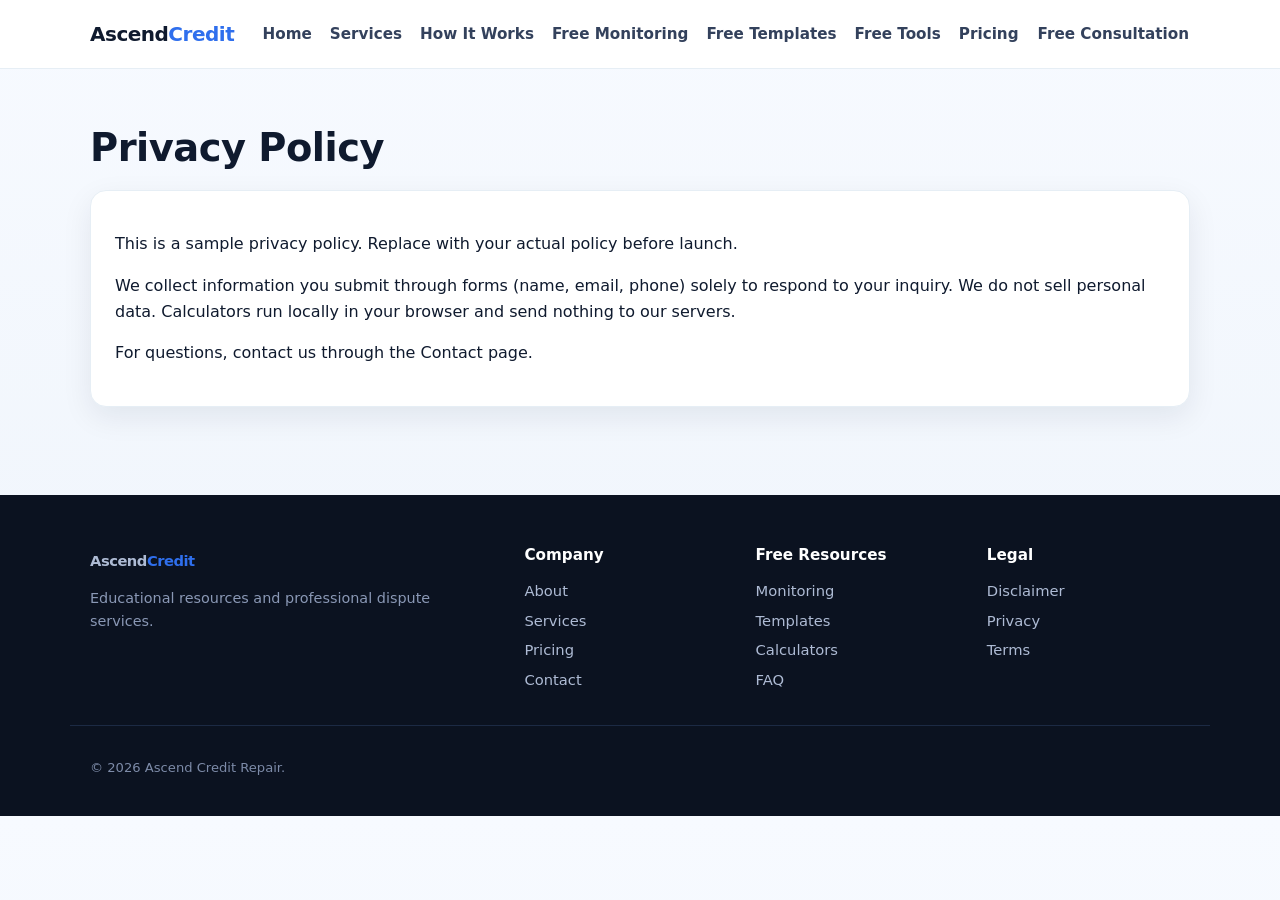
<file: privacy.html>
<!DOCTYPE html>
<html lang="en">
<head>
<meta charset="UTF-8">
<meta name="viewport" content="width=device-width, initial-scale=1.0">
<title>Privacy Policy | Ascend Credit Repair</title>
<link rel="stylesheet" href="css/styles.css">
</head>
<body>
<header class="site-header">
  <div class="container nav">
    <a href="index.html" class="logo">Ascend<span>Credit</span></a>
    <nav class="main-nav" id="mainNav">
      <a href="index.html">Home</a><a href="services.html">Services</a><a href="how-it-works.html">How It Works</a><a href="monitoring.html">Free Monitoring</a><a href="templates.html">Free Templates</a><a href="tools.html">Free Tools</a><a href="pricing.html">Pricing</a><a href="contact.html" class="btn btn-sm">Free Consultation</a>
    </nav>
    <button class="nav-toggle" id="navToggle" aria-label="Menu">☰</button>
  </div>
</header>
<main class="page">
  <div class="container">
    <h1>Privacy Policy</h1>
    <div class="panel">
      <p>This is a sample privacy policy. Replace with your actual policy before launch.</p>
      <p>We collect information you submit through forms (name, email, phone) solely to respond to your inquiry. We do not sell personal data. Calculators run locally in your browser and send nothing to our servers.</p>
      <p>For questions, contact us through the Contact page.</p>
    </div>
  </div>
</main>
<footer class="site-footer"><div class="container footer-grid"><div><a href="index.html" class="logo">Ascend<span>Credit</span></a><p class="muted">Educational resources and professional dispute services.</p></div><div><h5>Company</h5><a href="about.html">About</a><a href="services.html">Services</a><a href="pricing.html">Pricing</a><a href="contact.html">Contact</a></div><div><h5>Free Resources</h5><a href="monitoring.html">Monitoring</a><a href="templates.html">Templates</a><a href="tools.html">Calculators</a><a href="faq.html">FAQ</a></div><div><h5>Legal</h5><a href="disclaimer.html">Disclaimer</a><a href="privacy.html">Privacy</a><a href="terms.html">Terms</a></div></div><div class="container footer-bottom"><p>© 2026 Ascend Credit Repair.</p></div></footer>
<script src="js/main.js"></script>
</body>
</html>
</file>
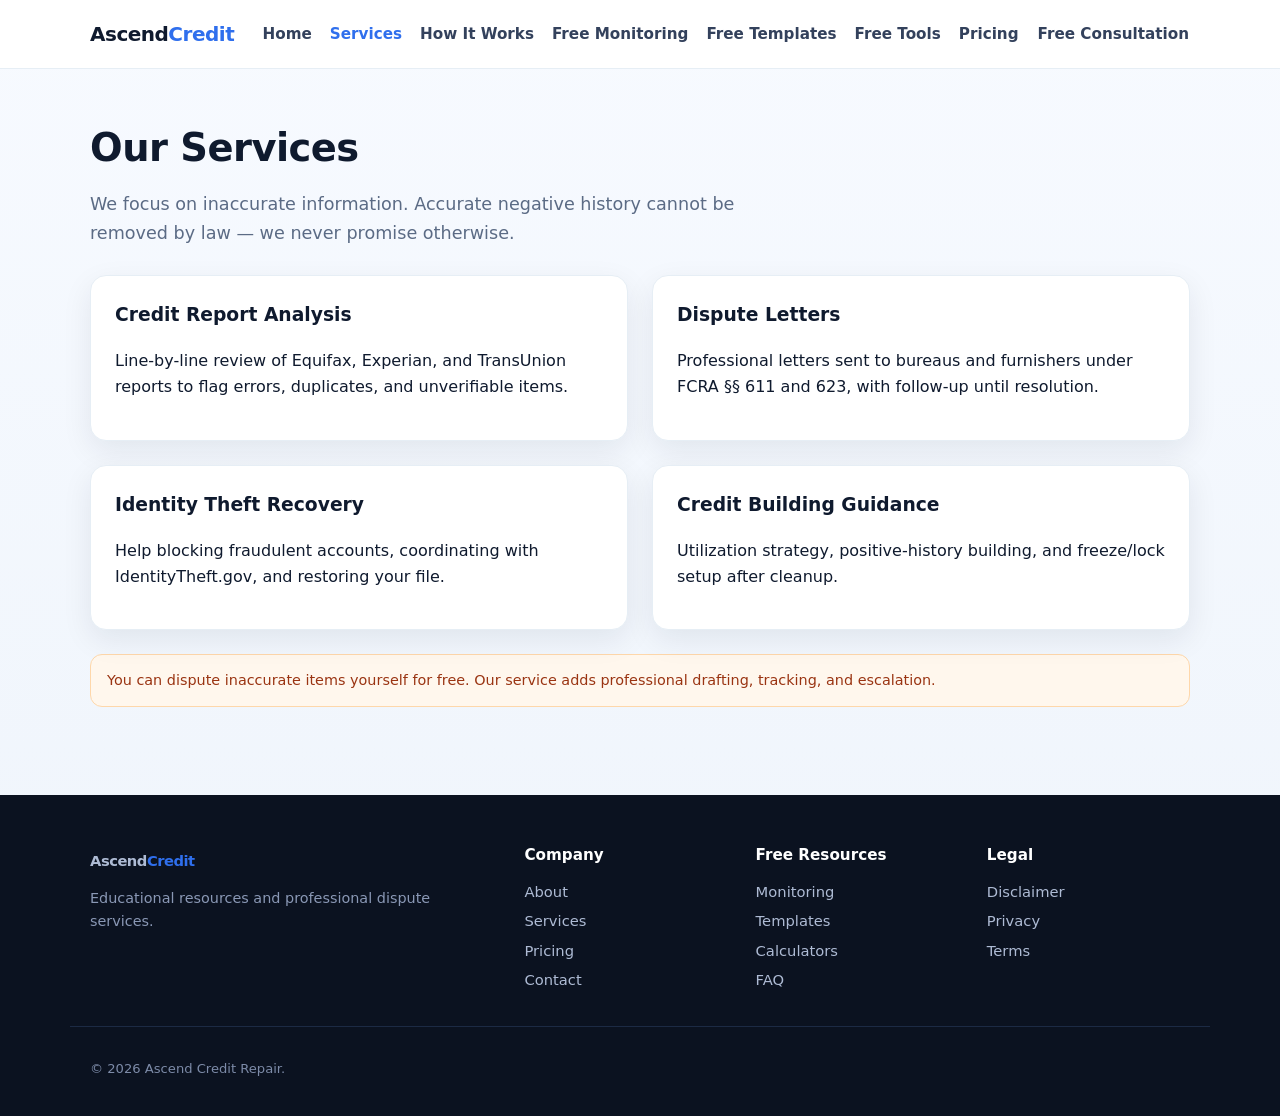
<file: services.html>
<!DOCTYPE html>
<html lang="en">
<head>
<meta charset="UTF-8">
<meta name="viewport" content="width=device-width, initial-scale=1.0">
<title>Services | Ascend Credit Repair</title>
<link rel="stylesheet" href="css/styles.css">
</head>
<body>
<header class="site-header">
  <div class="container nav">
    <a href="index.html" class="logo">Ascend<span>Credit</span></a>
    <nav class="main-nav" id="mainNav">
      <a href="index.html">Home</a><a href="services.html" class="active">Services</a><a href="how-it-works.html">How It Works</a><a href="monitoring.html">Free Monitoring</a><a href="templates.html">Free Templates</a><a href="tools.html">Free Tools</a><a href="pricing.html">Pricing</a><a href="contact.html" class="btn btn-sm">Free Consultation</a>
    </nav>
    <button class="nav-toggle" id="navToggle" aria-label="Menu">☰</button>
  </div>
</header>
<main class="page">
  <div class="container">
    <h1>Our Services</h1>
    <p class="lead">We focus on inaccurate information. Accurate negative history cannot be removed by law — we never promise otherwise.</p>
    <div class="grid-2" style="margin-top:28px">
      <div class="panel"><h3>Credit Report Analysis</h3><p>Line-by-line review of Equifax, Experian, and TransUnion reports to flag errors, duplicates, and unverifiable items.</p></div>
      <div class="panel"><h3>Dispute Letters</h3><p>Professional letters sent to bureaus and furnishers under FCRA §§ 611 and 623, with follow-up until resolution.</p></div>
      <div class="panel"><h3>Identity Theft Recovery</h3><p>Help blocking fraudulent accounts, coordinating with IdentityTheft.gov, and restoring your file.</p></div>
      <div class="panel"><h3>Credit Building Guidance</h3><p>Utilization strategy, positive-history building, and freeze/lock setup after cleanup.</p></div>
    </div>
    <div class="notice" style="margin-top:24px">You can dispute inaccurate items yourself for free. Our service adds professional drafting, tracking, and escalation.</div>
  </div>
</main>
<footer class="site-footer"><div class="container footer-grid"><div><a href="index.html" class="logo">Ascend<span>Credit</span></a><p class="muted">Educational resources and professional dispute services.</p></div><div><h5>Company</h5><a href="about.html">About</a><a href="services.html">Services</a><a href="pricing.html">Pricing</a><a href="contact.html">Contact</a></div><div><h5>Free Resources</h5><a href="monitoring.html">Monitoring</a><a href="templates.html">Templates</a><a href="tools.html">Calculators</a><a href="faq.html">FAQ</a></div><div><h5>Legal</h5><a href="disclaimer.html">Disclaimer</a><a href="privacy.html">Privacy</a><a href="terms.html">Terms</a></div></div><div class="container footer-bottom"><p>© 2026 Ascend Credit Repair.</p></div></footer>
<script src="js/main.js"></script>
</body>
</html>
</file>
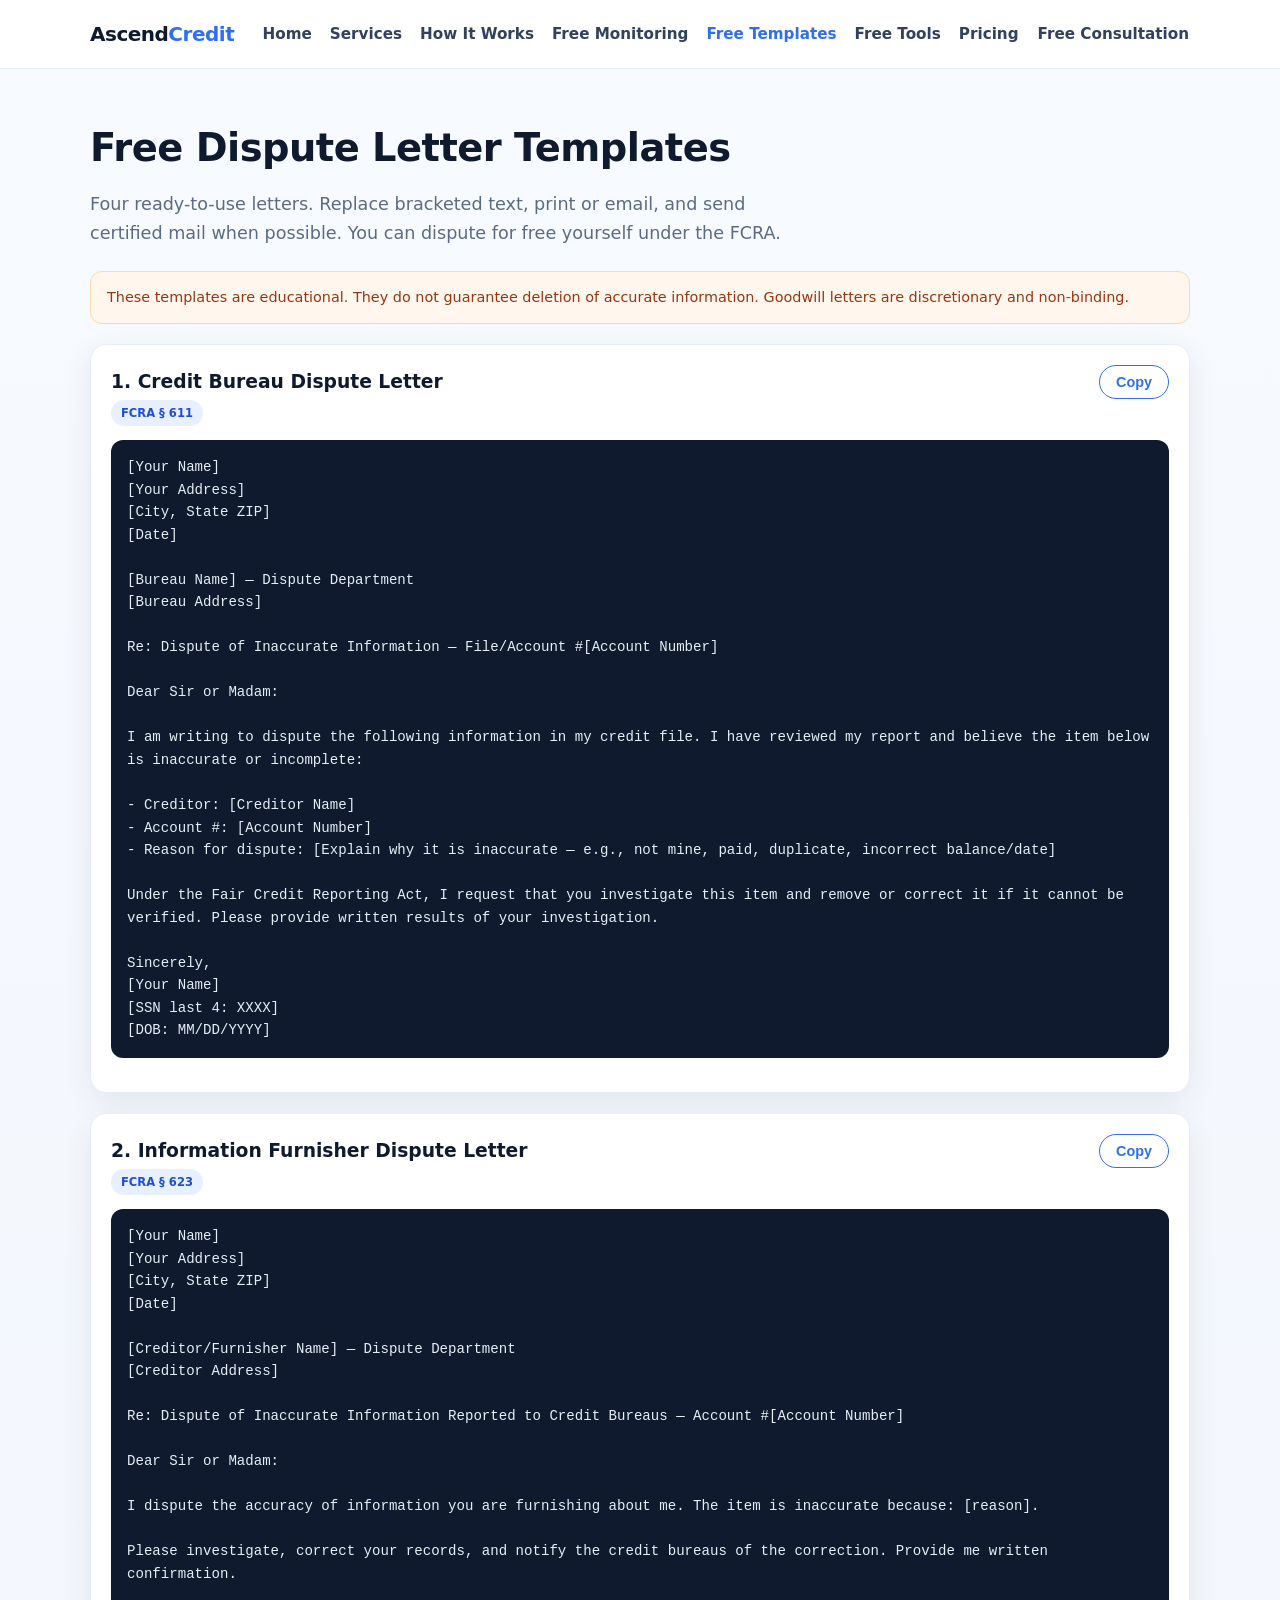
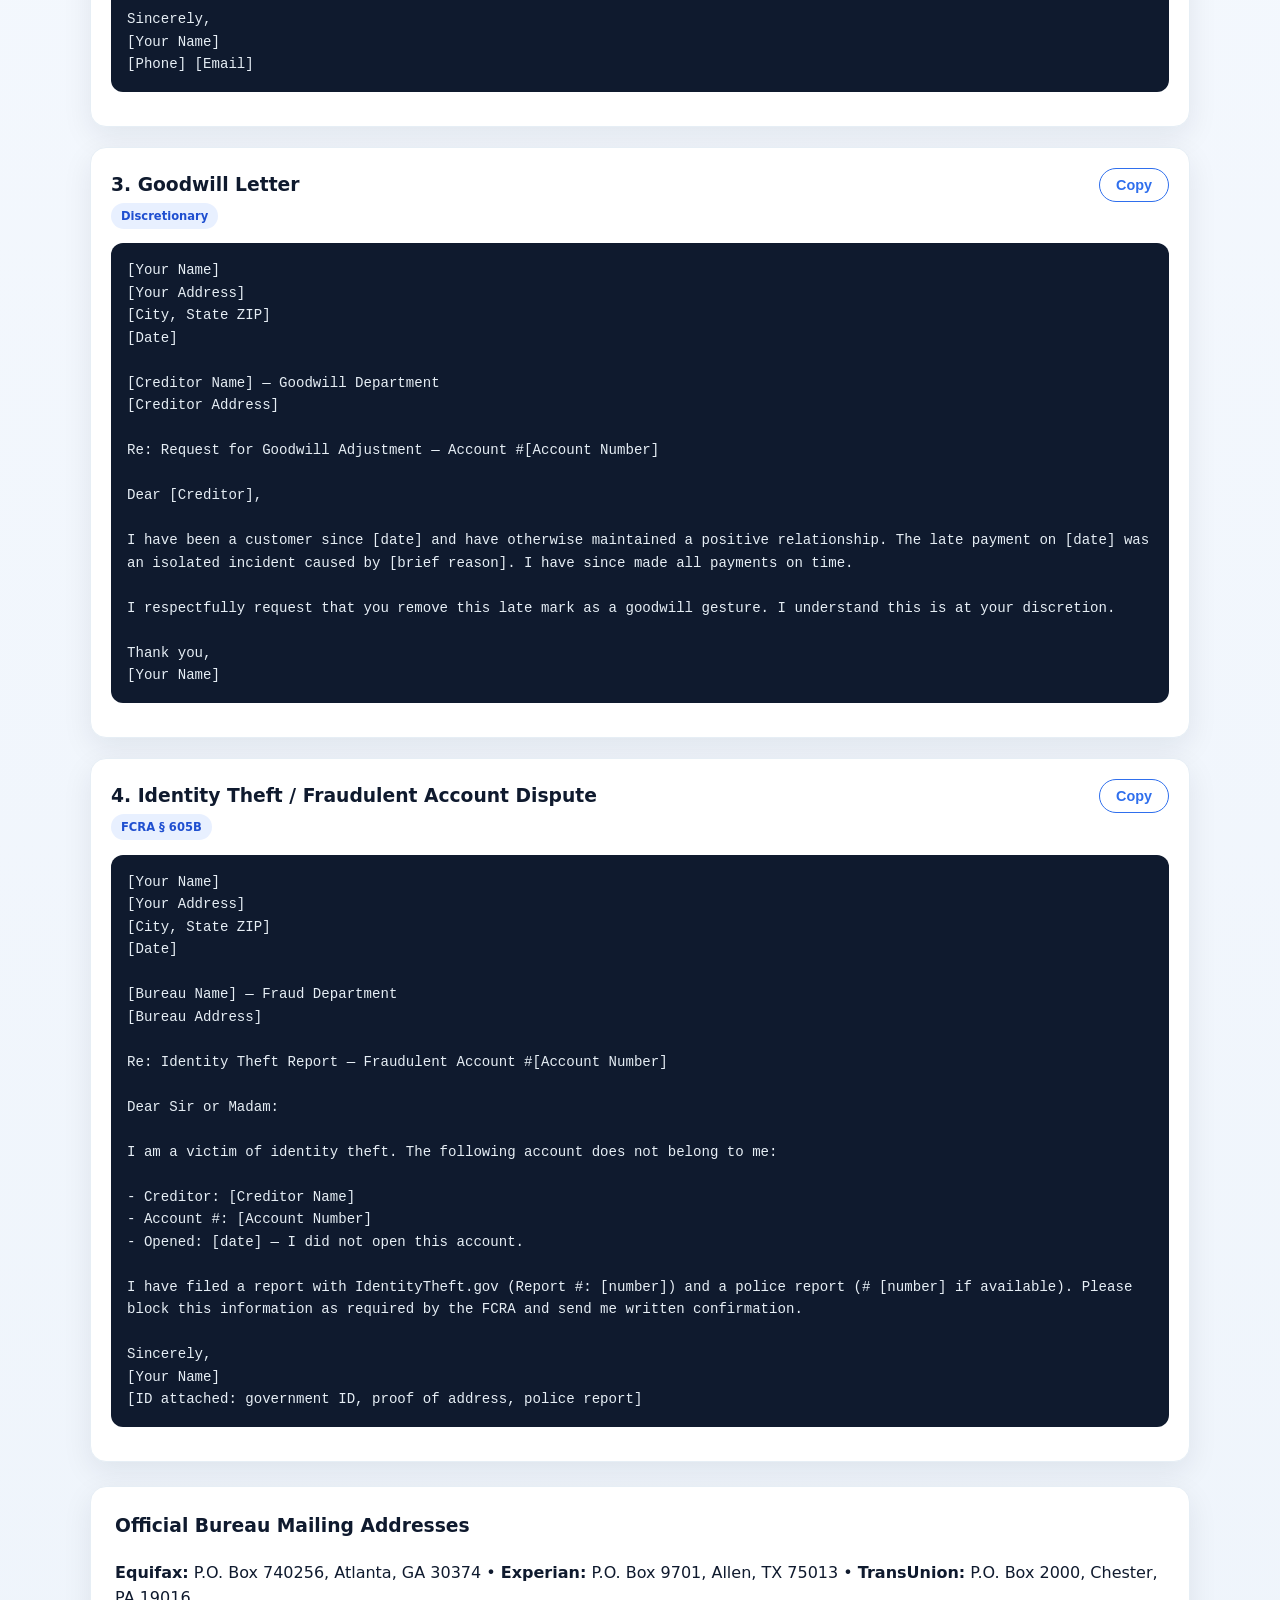
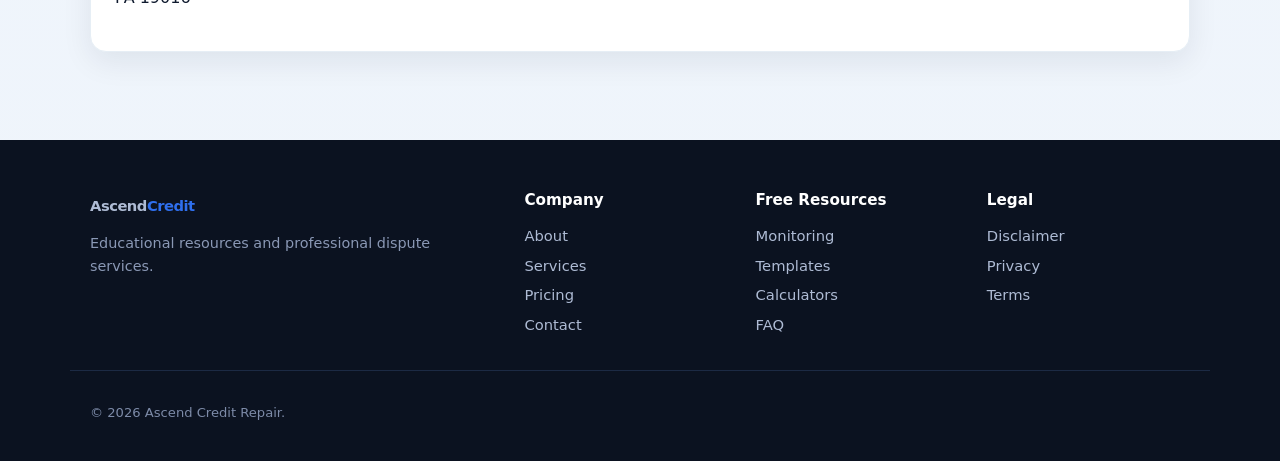
<file: templates.html>
<!DOCTYPE html>
<html lang="en">
<head>
<meta charset="UTF-8">
<meta name="viewport" content="width=device-width, initial-scale=1.0">
<title>Free Dispute Letter Templates | Ascend Credit Repair</title>
<link rel="stylesheet" href="css/styles.css">
</head>
<body>
<header class="site-header">
  <div class="container nav">
    <a href="index.html" class="logo">Ascend<span>Credit</span></a>
    <nav class="main-nav" id="mainNav">
      <a href="index.html">Home</a><a href="services.html">Services</a><a href="how-it-works.html">How It Works</a><a href="monitoring.html">Free Monitoring</a><a href="templates.html" class="active">Free Templates</a><a href="tools.html">Free Tools</a><a href="pricing.html">Pricing</a><a href="contact.html" class="btn btn-sm">Free Consultation</a>
    </nav>
    <button class="nav-toggle" id="navToggle" aria-label="Menu">☰</button>
  </div>
</header>
<main class="page">
  <div class="container">
    <h1>Free Dispute Letter Templates</h1>
    <p class="lead">Four ready-to-use letters. Replace bracketed text, print or email, and send certified mail when possible. You can dispute for free yourself under the FCRA.</p>
    <div class="notice" style="margin:20px 0">These templates are educational. They do not guarantee deletion of accurate information. Goodwill letters are discretionary and non-binding.</div>

    <div class="template">
      <div class="template-head"><h3 style="margin:0">1. Credit Bureau Dispute Letter</h3><button class="btn btn-sm btn-ghost" data-copy="t1">Copy</button></div>
      <span class="badge">FCRA § 611</span>
      <pre id="t1">[Your Name]
[Your Address]
[City, State ZIP]
[Date]

[Bureau Name] — Dispute Department
[Bureau Address]

Re: Dispute of Inaccurate Information — File/Account #[Account Number]

Dear Sir or Madam:

I am writing to dispute the following information in my credit file. I have reviewed my report and believe the item below is inaccurate or incomplete:

- Creditor: [Creditor Name]
- Account #: [Account Number]
- Reason for dispute: [Explain why it is inaccurate — e.g., not mine, paid, duplicate, incorrect balance/date]

Under the Fair Credit Reporting Act, I request that you investigate this item and remove or correct it if it cannot be verified. Please provide written results of your investigation.

Sincerely,
[Your Name]
[SSN last 4: XXXX]
[DOB: MM/DD/YYYY]</pre>
    </div>

    <div class="template">
      <div class="template-head"><h3 style="margin:0">2. Information Furnisher Dispute Letter</h3><button class="btn btn-sm btn-ghost" data-copy="t2">Copy</button></div>
      <span class="badge">FCRA § 623</span>
      <pre id="t2">[Your Name]
[Your Address]
[City, State ZIP]
[Date]

[Creditor/Furnisher Name] — Dispute Department
[Creditor Address]

Re: Dispute of Inaccurate Information Reported to Credit Bureaus — Account #[Account Number]

Dear Sir or Madam:

I dispute the accuracy of information you are furnishing about me. The item is inaccurate because: [reason].

Please investigate, correct your records, and notify the credit bureaus of the correction. Provide me written confirmation.

Sincerely,
[Your Name]
[Phone] [Email]</pre>
    </div>

    <div class="template">
      <div class="template-head"><h3 style="margin:0">3. Goodwill Letter</h3><button class="btn btn-sm btn-ghost" data-copy="t3">Copy</button></div>
      <span class="badge">Discretionary</span>
      <pre id="t3">[Your Name]
[Your Address]
[City, State ZIP]
[Date]

[Creditor Name] — Goodwill Department
[Creditor Address]

Re: Request for Goodwill Adjustment — Account #[Account Number]

Dear [Creditor],

I have been a customer since [date] and have otherwise maintained a positive relationship. The late payment on [date] was an isolated incident caused by [brief reason]. I have since made all payments on time.

I respectfully request that you remove this late mark as a goodwill gesture. I understand this is at your discretion.

Thank you,
[Your Name]</pre>
    </div>

    <div class="template">
      <div class="template-head"><h3 style="margin:0">4. Identity Theft / Fraudulent Account Dispute</h3><button class="btn btn-sm btn-ghost" data-copy="t4">Copy</button></div>
      <span class="badge">FCRA § 605B</span>
      <pre id="t4">[Your Name]
[Your Address]
[City, State ZIP]
[Date]

[Bureau Name] — Fraud Department
[Bureau Address]

Re: Identity Theft Report — Fraudulent Account #[Account Number]

Dear Sir or Madam:

I am a victim of identity theft. The following account does not belong to me:

- Creditor: [Creditor Name]
- Account #: [Account Number]
- Opened: [date] — I did not open this account.

I have filed a report with IdentityTheft.gov (Report #: [number]) and a police report (# [number] if available). Please block this information as required by the FCRA and send me written confirmation.

Sincerely,
[Your Name]
[ID attached: government ID, proof of address, police report]</pre>
    </div>

    <div class="panel" style="margin-top:24px">
      <h3>Official Bureau Mailing Addresses</h3>
      <p><strong>Equifax:</strong> P.O. Box 740256, Atlanta, GA 30374 • <strong>Experian:</strong> P.O. Box 9701, Allen, TX 75013 • <strong>TransUnion:</strong> P.O. Box 2000, Chester, PA 19016</p>
    </div>
  </div>
</main>
<footer class="site-footer">
  <div class="container footer-grid">
    <div><a href="index.html" class="logo">Ascend<span>Credit</span></a><p class="muted">Educational resources and professional dispute services.</p></div>
    <div><h5>Company</h5><a href="about.html">About</a><a href="services.html">Services</a><a href="pricing.html">Pricing</a><a href="contact.html">Contact</a></div>
    <div><h5>Free Resources</h5><a href="monitoring.html">Monitoring</a><a href="templates.html">Templates</a><a href="tools.html">Calculators</a><a href="faq.html">FAQ</a></div>
    <div><h5>Legal</h5><a href="disclaimer.html">Disclaimer</a><a href="privacy.html">Privacy</a><a href="terms.html">Terms</a></div>
  </div>
  <div class="container footer-bottom"><p>© 2026 Ascend Credit Repair.</p></div>
</footer>
<script src="js/main.js"></script>
</body>
</html>
</file>
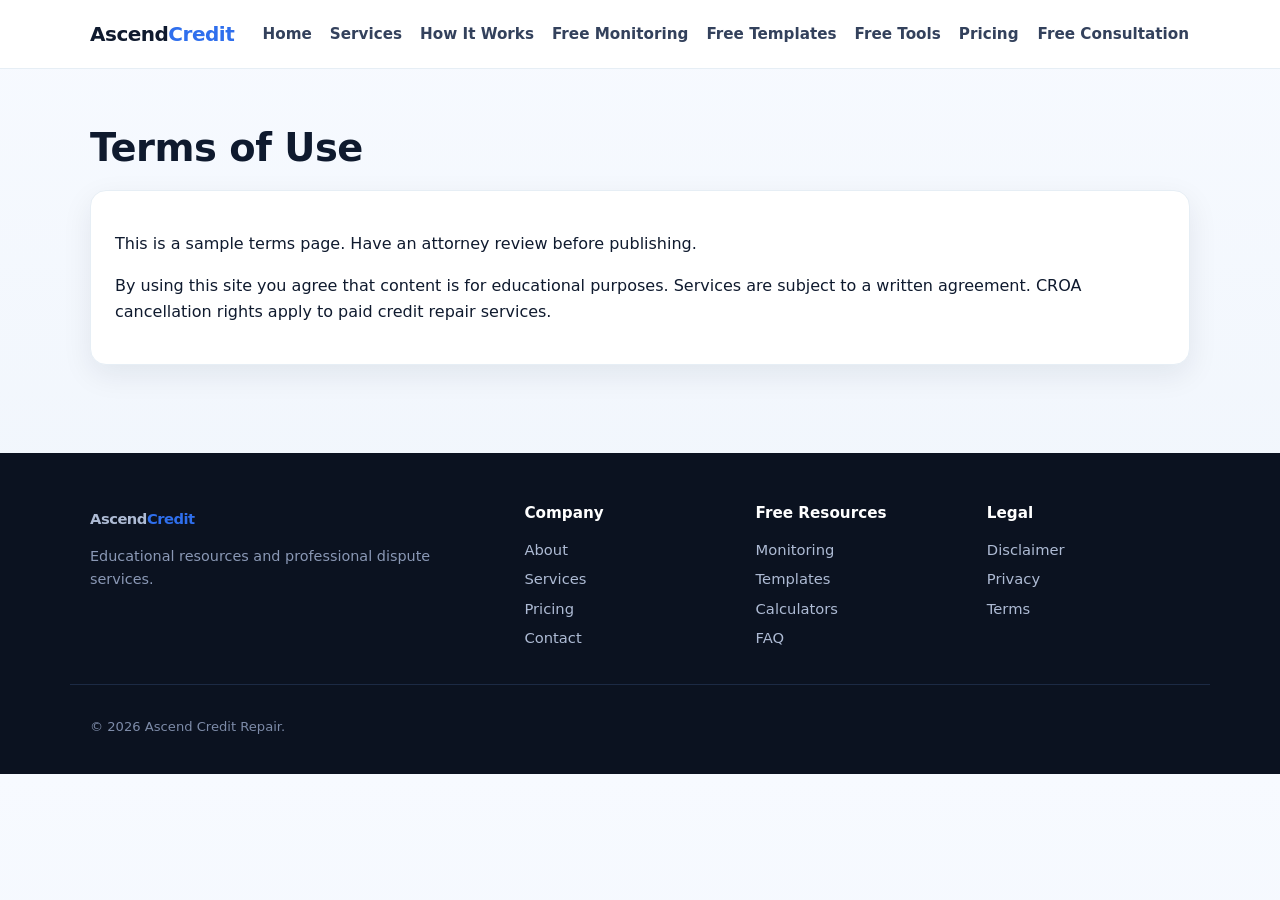
<file: terms.html>
<!DOCTYPE html>
<html lang="en">
<head>
<meta charset="UTF-8">
<meta name="viewport" content="width=device-width, initial-scale=1.0">
<title>Terms of Use | Ascend Credit Repair</title>
<link rel="stylesheet" href="css/styles.css">
</head>
<body>
<header class="site-header">
  <div class="container nav">
    <a href="index.html" class="logo">Ascend<span>Credit</span></a>
    <nav class="main-nav" id="mainNav">
      <a href="index.html">Home</a><a href="services.html">Services</a><a href="how-it-works.html">How It Works</a><a href="monitoring.html">Free Monitoring</a><a href="templates.html">Free Templates</a><a href="tools.html">Free Tools</a><a href="pricing.html">Pricing</a><a href="contact.html" class="btn btn-sm">Free Consultation</a>
    </nav>
    <button class="nav-toggle" id="navToggle" aria-label="Menu">☰</button>
  </div>
</header>
<main class="page">
  <div class="container">
    <h1>Terms of Use</h1>
    <div class="panel">
      <p>This is a sample terms page. Have an attorney review before publishing.</p>
      <p>By using this site you agree that content is for educational purposes. Services are subject to a written agreement. CROA cancellation rights apply to paid credit repair services.</p>
    </div>
  </div>
</main>
<footer class="site-footer"><div class="container footer-grid"><div><a href="index.html" class="logo">Ascend<span>Credit</span></a><p class="muted">Educational resources and professional dispute services.</p></div><div><h5>Company</h5><a href="about.html">About</a><a href="services.html">Services</a><a href="pricing.html">Pricing</a><a href="contact.html">Contact</a></div><div><h5>Free Resources</h5><a href="monitoring.html">Monitoring</a><a href="templates.html">Templates</a><a href="tools.html">Calculators</a><a href="faq.html">FAQ</a></div><div><h5>Legal</h5><a href="disclaimer.html">Disclaimer</a><a href="privacy.html">Privacy</a><a href="terms.html">Terms</a></div></div><div class="container footer-bottom"><p>© 2026 Ascend Credit Repair.</p></div></footer>
<script src="js/main.js"></script>
</body>
</html>
</file>
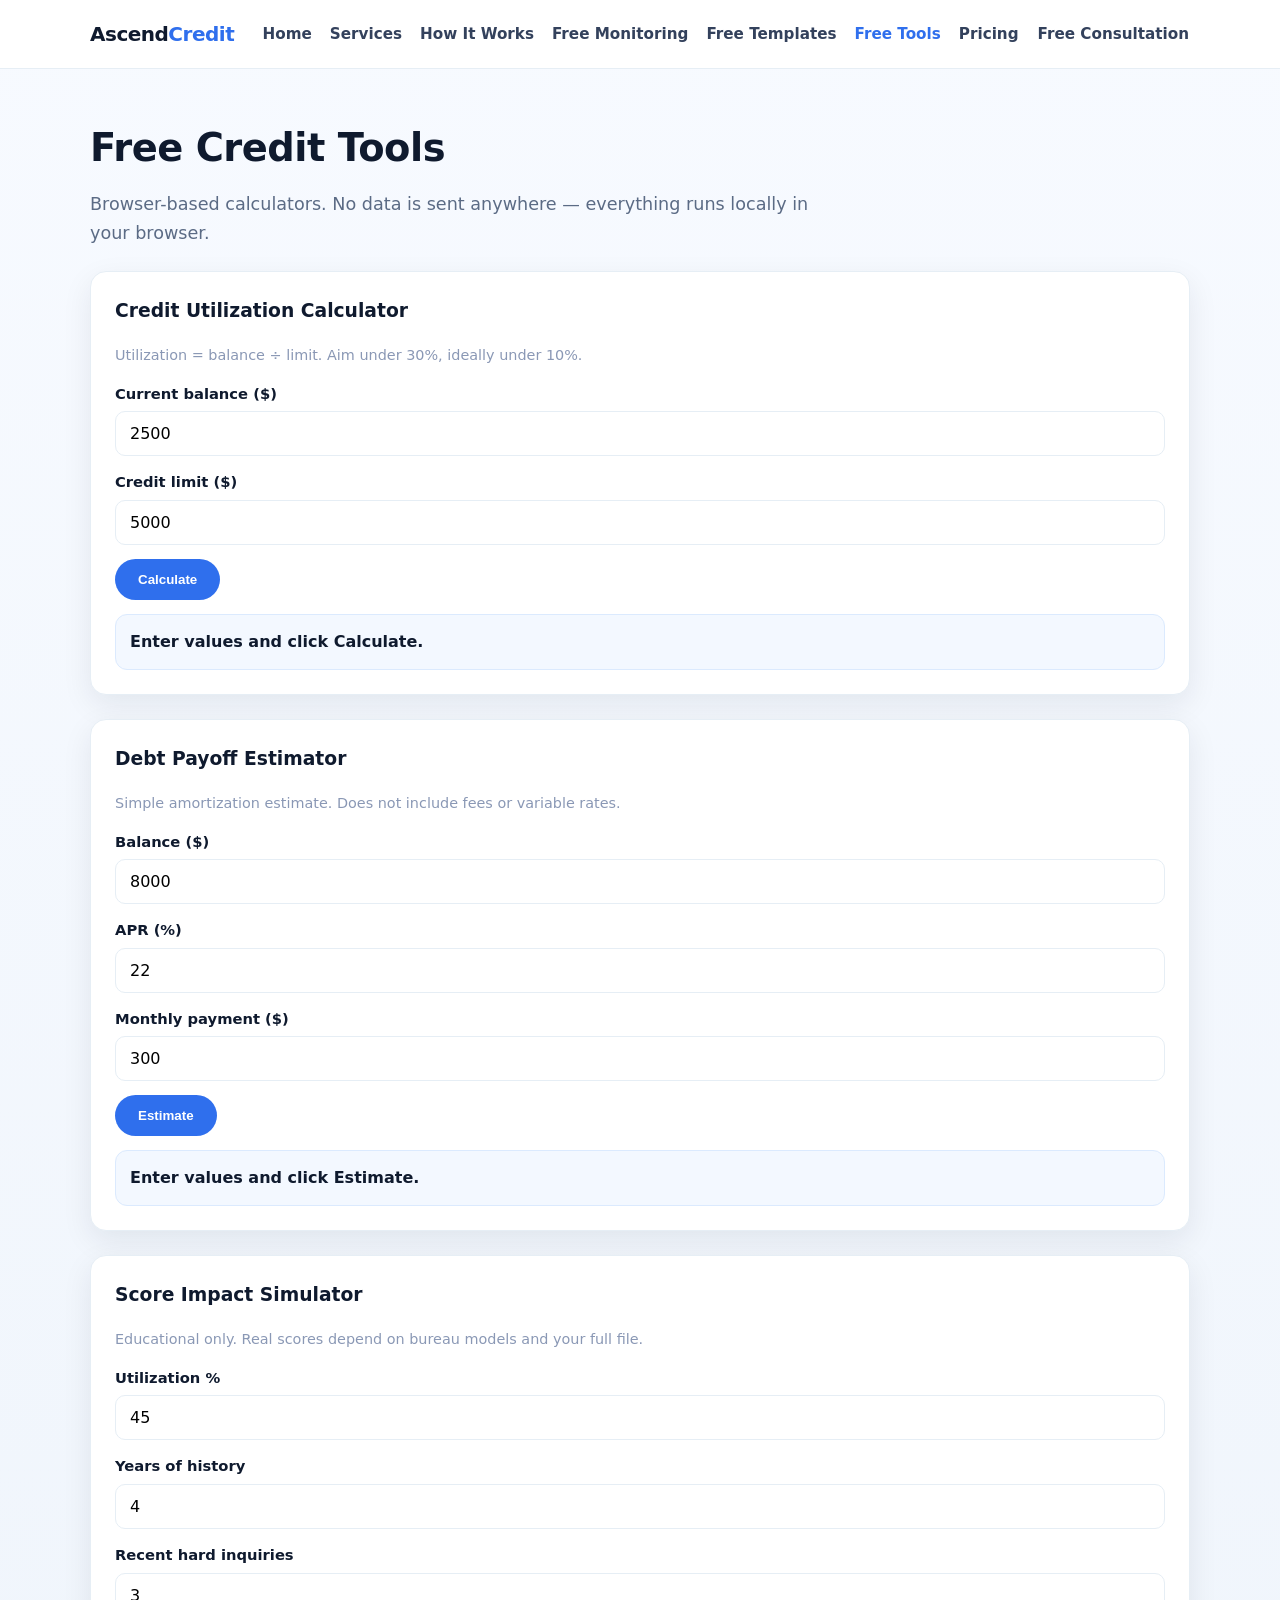
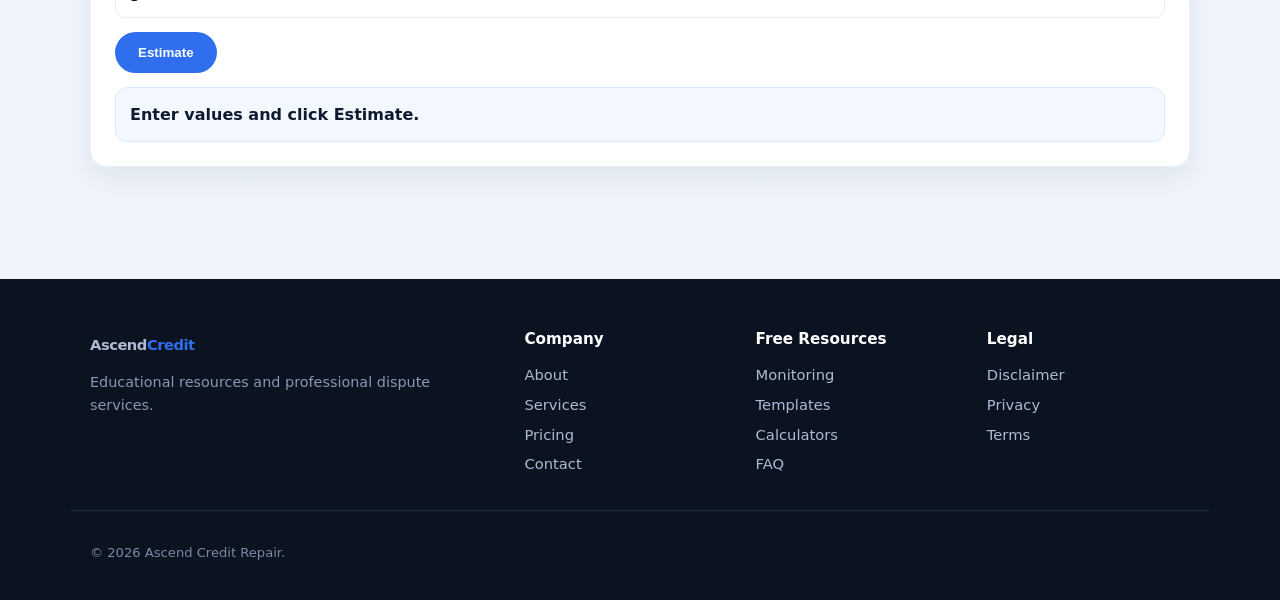
<file: tools.html>
<!DOCTYPE html>
<html lang="en">
<head>
<meta charset="UTF-8">
<meta name="viewport" content="width=device-width, initial-scale=1.0">
<title>Free Credit Tools & Calculators | Ascend Credit Repair</title>
<link rel="stylesheet" href="css/styles.css">
</head>
<body>
<header class="site-header">
  <div class="container nav">
    <a href="index.html" class="logo">Ascend<span>Credit</span></a>
    <nav class="main-nav" id="mainNav">
      <a href="index.html">Home</a><a href="services.html">Services</a><a href="how-it-works.html">How It Works</a><a href="monitoring.html">Free Monitoring</a><a href="templates.html">Free Templates</a><a href="tools.html" class="active">Free Tools</a><a href="pricing.html">Pricing</a><a href="contact.html" class="btn btn-sm">Free Consultation</a>
    </nav>
    <button class="nav-toggle" id="navToggle" aria-label="Menu">☰</button>
  </div>
</header>
<main class="page">
  <div class="container">
    <h1>Free Credit Tools</h1>
    <p class="lead">Browser-based calculators. No data is sent anywhere — everything runs locally in your browser.</p>

    <div class="tool">
      <h3>Credit Utilization Calculator</h3>
      <p class="muted">Utilization = balance ÷ limit. Aim under 30%, ideally under 10%.</p>
      <form data-calc="utilization">
        <div class="field"><label>Current balance ($)</label><input type="number" name="balance" value="2500" min="0"></div>
        <div class="field"><label>Credit limit ($)</label><input type="number" name="limit" value="5000" min="0"></div>
        <button class="btn btn-primary" type="submit">Calculate</button>
        <div class="result">Enter values and click Calculate.</div>
      </form>
    </div>

    <div class="tool">
      <h3>Debt Payoff Estimator</h3>
      <p class="muted">Simple amortization estimate. Does not include fees or variable rates.</p>
      <form data-calc="payoff">
        <div class="field"><label>Balance ($)</label><input type="number" name="balance" value="8000" min="0"></div>
        <div class="field"><label>APR (%)</label><input type="number" name="rate" value="22" min="0" step="0.1"></div>
        <div class="field"><label>Monthly payment ($)</label><input type="number" name="payment" value="300" min="0"></div>
        <button class="btn btn-primary" type="submit">Estimate</button>
        <div class="result">Enter values and click Estimate.</div>
      </form>
    </div>

    <div class="tool">
      <h3>Score Impact Simulator</h3>
      <p class="muted">Educational only. Real scores depend on bureau models and your full file.</p>
      <form data-calc="score">
        <div class="field"><label>Utilization %</label><input type="number" name="util" value="45" min="0" max="100"></div>
        <div class="field"><label>Years of history</label><input type="number" name="hist" value="4" min="0" max="40"></div>
        <div class="field"><label>Recent hard inquiries</label><input type="number" name="inq" value="3" min="0" max="10"></div>
        <button class="btn btn-primary" type="submit">Estimate</button>
        <div class="result">Enter values and click Estimate.</div>
      </form>
    </div>
  </div>
</main>
<footer class="site-footer">
  <div class="container footer-grid">
    <div><a href="index.html" class="logo">Ascend<span>Credit</span></a><p class="muted">Educational resources and professional dispute services.</p></div>
    <div><h5>Company</h5><a href="about.html">About</a><a href="services.html">Services</a><a href="pricing.html">Pricing</a><a href="contact.html">Contact</a></div>
    <div><h5>Free Resources</h5><a href="monitoring.html">Monitoring</a><a href="templates.html">Templates</a><a href="tools.html">Calculators</a><a href="faq.html">FAQ</a></div>
    <div><h5>Legal</h5><a href="disclaimer.html">Disclaimer</a><a href="privacy.html">Privacy</a><a href="terms.html">Terms</a></div>
  </div>
  <div class="container footer-bottom"><p>© 2026 Ascend Credit Repair.</p></div>
</footer>
<script src="js/main.js"></script>
</body>
</html>
</file>
<file: css/styles.css>
:root{
  --bg:#0b1220; --bg-2:#0f1a2e; --card:#ffffff; --ink:#0f1a2e; --muted:#5b6b85; --line:#e6eef5;
  --brand:#2f6fed; --brand-2:#1f4fd0; --accent:#16a34a; --warn:#f59e0b; --danger:#dc2626;
  --radius:16px; --shadow:0 10px 30px rgba(15,26,46,.08); --max:1140px;
}
*{box-sizing:border-box}
html{scroll-behavior:smooth}
body{margin:0;font-family:'Segoe UI',system-ui,-apple-system,Roboto,Helvetica,Arial,sans-serif;color:var(--ink);background:linear-gradient(180deg,#f7faff 0%,#eef4fb 100%);line-height:1.6}
.container{max-width:var(--max);margin:0 auto;padding:0 20px}
a{color:var(--brand);text-decoration:none}
img{max-width:100%}
.site-header{position:sticky;top:0;z-index:50;background:rgba(255,255,255,.92);backdrop-filter:blur(10px);border-bottom:1px solid var(--line)}
.nav{display:flex;align-items:center;justify-content:space-between;height:68px}
.logo{font-weight:800;font-size:1.25rem;color:var(--ink);letter-spacing:-.5px}
.logo span{color:var(--brand)}
.main-nav{display:flex;align-items:center;gap:18px}
.main-nav a{color:#33415c;font-weight:600;font-size:.95rem;padding:6px 0}
.main-nav a:hover,.main-nav a.active{color:var(--brand)}
.nav-toggle{display:none;background:none;border:0;font-size:1.6rem;cursor:pointer}
.btn{display:inline-flex;align-items:center;justify-content:center;gap:8px;border-radius:999px;padding:12px 22px;font-weight:700;border:1px solid transparent;cursor:pointer;transition:.15s}
.btn-primary{background:var(--brand);color:#fff}
.btn-primary:hover{background:var(--brand-2)}
.btn-ghost{background:#fff;color:var(--brand);border-color:var(--brand)}
.btn-sm{padding:8px 16px;font-size:.9rem}
.hero{padding:64px 0 48px}
.hero-grid{display:grid;grid-template-columns:1.1fr .9fr;gap:40px;align-items:center}
.eyebrow{display:inline-block;background:#e8f0ff;color:var(--brand-2);font-weight:700;font-size:.8rem;padding:6px 12px;border-radius:999px;margin-bottom:14px}
.hero h1{font-size:clamp(2rem,4vw,3.1rem);line-height:1.1;margin:0 0 16px;letter-spacing:-1px}
.lead{font-size:1.1rem;color:var(--muted);margin:0 0 24px}
.hero-cta{display:flex;gap:14px;flex-wrap:wrap}
.hero-stats{display:flex;gap:28px;margin-top:28px;list-style:none;padding:0}
.hero-stats strong{display:block;font-size:1.5rem;color:var(--ink)}
.hero-stats span{color:var(--muted);font-size:.85rem}
.hero-card{display:flex;justify-content:center}
.score-card{background:var(--card);border:1px solid var(--line);border-radius:24px;padding:28px;box-shadow:var(--shadow);width:100%;max-width:360px}
.score-ring{position:relative;width:140px;height:140px;margin:0 auto 8px}
.score-ring svg{width:100%;height:100%}
.score-num{position:absolute;inset:0;display:flex;align-items:center;justify-content:center;font-size:2rem;font-weight:800;color:var(--brand)}
.score-label{text-align:center;color:var(--muted);font-size:.85rem;margin:0 0 16px}
.score-bars div{display:flex;align-items:center;gap:10px;margin:10px 0;font-size:.85rem}
.score-bars span{width:130px;color:var(--muted)}
.score-bars i{display:block;height:8px;border-radius:8px;background:linear-gradient(90deg,var(--brand),var(--accent))}
.section{padding:56px 0}
.section-alt{background:#fff;border-top:1px solid var(--line);border-bottom:1px solid var(--line)}
.section-head{text-align:center;max-width:680px;margin:0 auto 36px}
.section-head h2{font-size:clamp(1.6rem,3vw,2.3rem);margin:0 0 10px;letter-spacing:-.5px}
.section-head p{color:var(--muted);margin:0}
.card-grid{display:grid;grid-template-columns:repeat(4,1fr);gap:20px}
.feature-card{background:#fff;border:1px solid var(--line);border-radius:var(--radius);padding:24px;box-shadow:var(--shadow)}
.feature-card .icon{font-size:1.6rem;margin-bottom:10px}
.feature-card h3{margin:0 0 8px;font-size:1.1rem}
.feature-card p{color:var(--muted);margin:0 0 12px;font-size:.95rem}
.text-link{font-weight:700;font-size:.9rem}
.process{max-width:900px;margin:0 auto}
.steps{list-style:none;padding:0;margin:0;display:grid;gap:16px}
.steps li{display:flex;gap:16px;align-items:flex-start;background:#fff;border:1px solid var(--line);border-radius:14px;padding:18px}
.steps span{flex:0 0 38px;height:38px;border-radius:50%;background:var(--brand);color:#fff;display:flex;align-items:center;justify-content:center;font-weight:800}
.steps h4{margin:0 0 4px}
.steps p{margin:0;color:var(--muted);font-size:.92rem}
.cta-band{text-align:center;background:linear-gradient(135deg,var(--brand),var(--brand-2));color:#fff;border-radius:24px;padding:48px 24px}
.cta-band h2{margin:0 0 8px;font-size:clamp(1.5rem,3vw,2.2rem)}
.cta-band p{margin:0 0 20px;opacity:.9}
.cta-band .btn{background:#fff;color:var(--brand)}
.site-footer{background:var(--bg);color:#cdd8ea;padding:48px 0 24px;margin-top:40px}
.footer-grid{display:grid;grid-template-columns:2fr 1fr 1fr 1fr;gap:28px}
.footer-grid h5{color:#fff;margin:0 0 12px;font-size:.95rem}
.footer-grid a{display:block;color:#aebbd4;margin:6px 0;font-size:.92rem}
.footer-grid a:hover{color:#fff}
.muted{color:#8a98b5;font-size:.9rem}
.footer-bottom{border-top:1px solid #1c2a44;margin-top:28px;padding-top:18px;font-size:.82rem;color:#7d8ba8}
.page{padding:48px 0}
.page h1{font-size:clamp(1.8rem,3vw,2.6rem);margin:0 0 12px;letter-spacing:-.5px}
.page .lead{color:var(--muted);max-width:720px}
.grid-2{display:grid;grid-template-columns:1fr 1fr;gap:24px}
.panel{background:#fff;border:1px solid var(--line);border-radius:var(--radius);padding:24px;box-shadow:var(--shadow)}
.panel h3{margin-top:0}
.checklist{list-style:none;padding:0;margin:0}
.checklist li{padding:8px 0 8px 28px;position:relative;border-bottom:1px solid var(--line)}
.checklist li:before{content:"✓";position:absolute;left:0;color:var(--accent);font-weight:800}
.tool{background:#fff;border:1px solid var(--line);border-radius:var(--radius);padding:24px;box-shadow:var(--shadow);margin-bottom:24px}
.tool h3{margin-top:0}
.field{margin:14px 0}
.field label{display:block;font-weight:600;margin-bottom:6px;font-size:.92rem}
.field input,.field select,.field textarea{width:100%;padding:12px 14px;border:1px solid var(--line);border-radius:10px;font-size:1rem;font-family:inherit}
.field input:focus,.field select:focus,.field textarea:focus{outline:2px solid #cfe0ff;border-color:var(--brand)}
.result{margin-top:14px;padding:14px;border-radius:12px;background:#f3f8ff;border:1px solid #dbeafe;font-weight:700}
.template{background:#fff;border:1px solid var(--line);border-radius:var(--radius);padding:20px;margin-bottom:20px;box-shadow:var(--shadow)}
.template-head{display:flex;justify-content:space-between;align-items:center;gap:12px;flex-wrap:wrap}
.template pre{white-space:pre-wrap;font-family:ui-monospace,SFMono-Regular,Menlo,Consolas,monospace;font-size:.88rem;background:#0f1a2e;color:#e6eef5;padding:16px;border-radius:12px;overflow:auto}
.badge{display:inline-block;font-size:.72rem;font-weight:700;padding:4px 10px;border-radius:999px;background:#e8f0ff;color:var(--brand-2)}
.faq details{background:#fff;border:1px solid var(--line);border-radius:12px;padding:14px 16px;margin-bottom:10px}
.faq summary{font-weight:700;cursor:pointer}
.faq p{color:var(--muted);margin:8px 0 0}
.notice{background:#fff7ed;border:1px solid #fed7aa;color:#9a3412;border-radius:12px;padding:14px 16px;font-size:.9rem}
@media(max-width:900px){.hero-grid,.grid-2,.card-grid,.footer-grid{grid-template-columns:1fr}.card-grid{grid-template-columns:1fr 1fr}.main-nav{position:fixed;inset:68px 0 auto 0;background:#fff;flex-direction:column;align-items:flex-start;padding:20px;gap:14px;border-bottom:1px solid var(--line);transform:translateY(-120%);transition:.2s}.main-nav.open{transform:translateY(0)}.nav-toggle{display:block}}
@media(max-width:560px){.card-grid{grid-template-columns:1fr}.hero-stats{gap:18px}}
</file>
